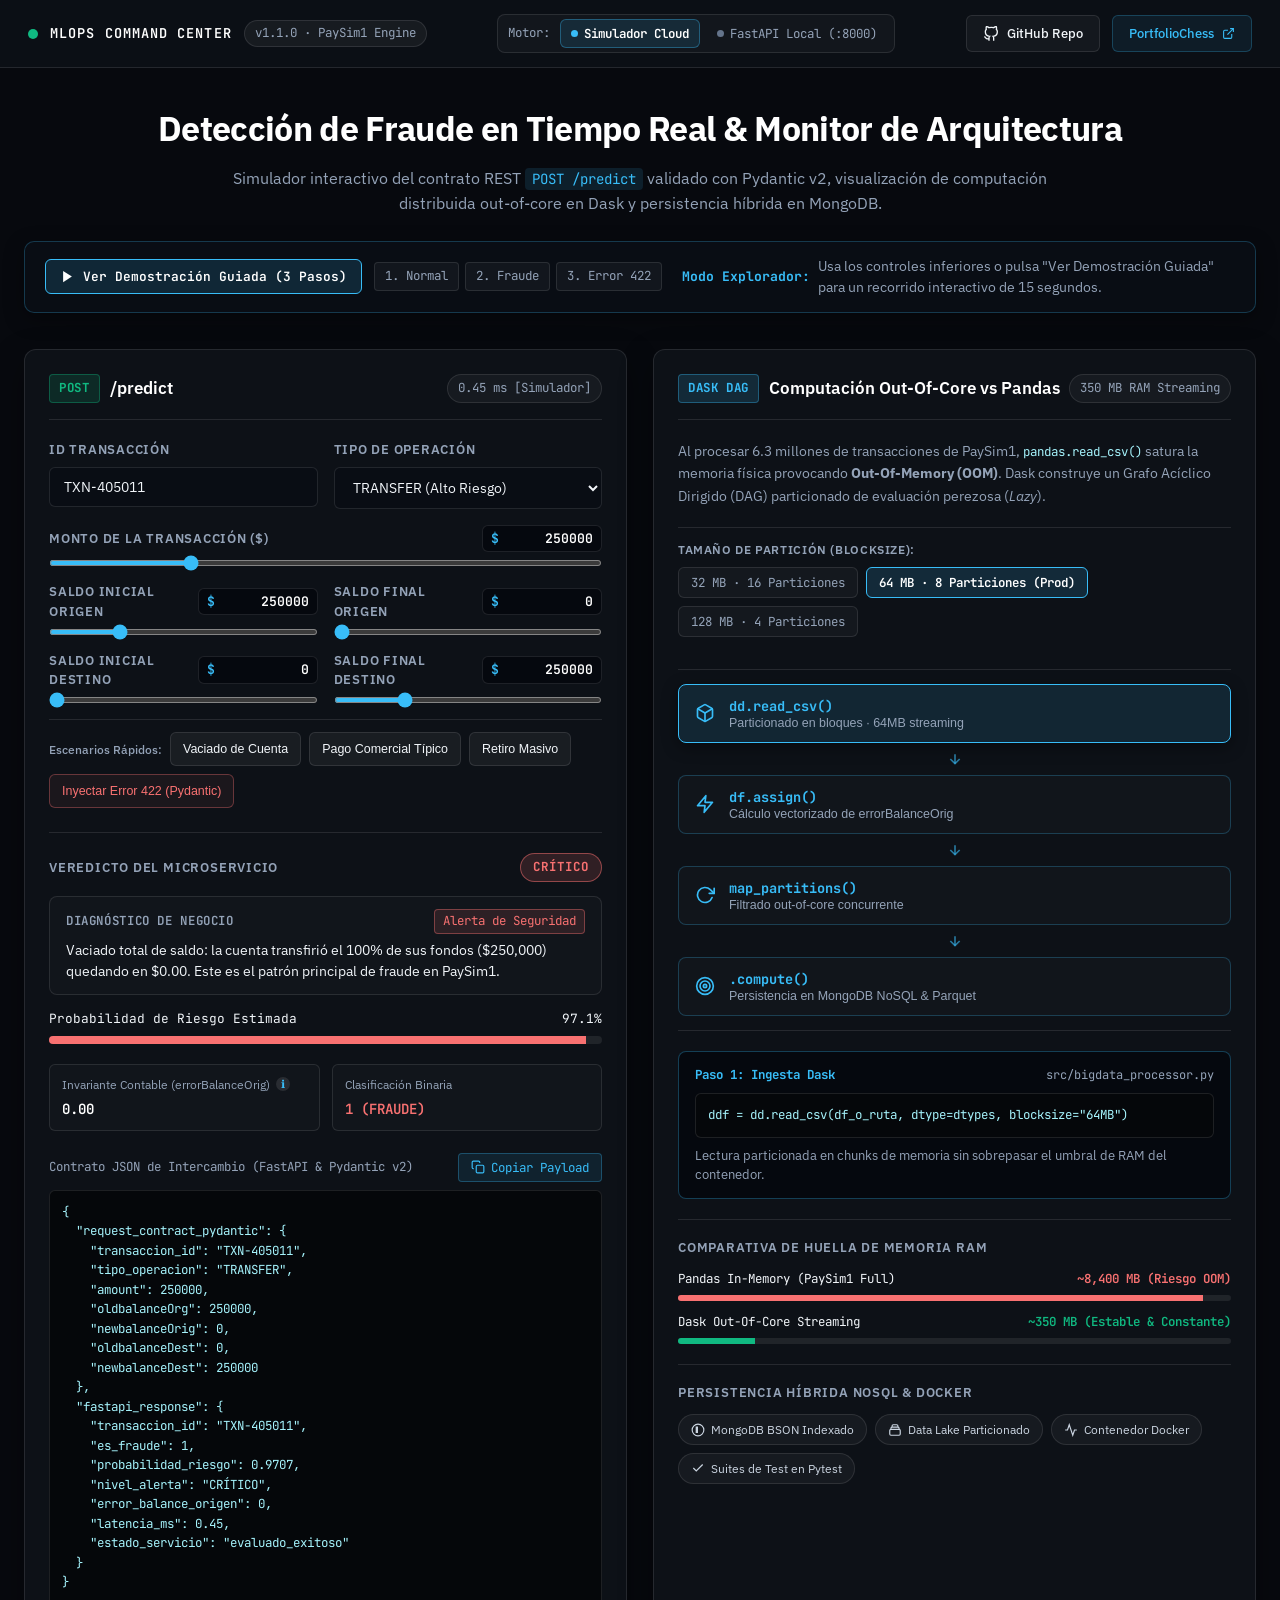
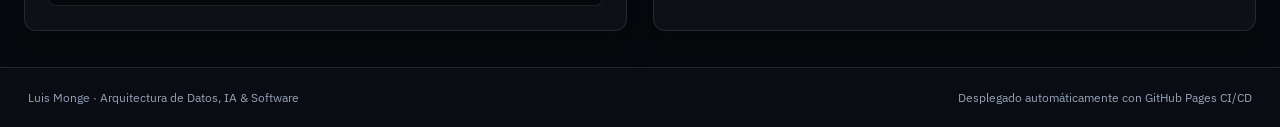
<file: docs/index.html>
<!DOCTYPE html>
<html lang="es">
<head>
  <meta charset="UTF-8">
  <meta name="viewport" content="width=device-width, initial-scale=1.0">
  <title>MLOps Fraud Scoring &amp; Dask Big Data Hub | Luis Monge</title>
  <link rel="preconnect" href="https://fonts.googleapis.com">
  <link rel="preconnect" href="https://fonts.gstatic.com" crossorigin>
  <link href="https://fonts.googleapis.com/css2?family=IBM+Plex+Sans:wght@400;500;600;700&family=JetBrains+Mono:wght@400;500;600;700&display=swap" rel="stylesheet">
  <link rel="stylesheet" href="styles.css">
</head>
<body>
  <!-- Barra de Estado Superior -->
  <header class="top-nav">
    <div class="brand">
      <span class="status-indicator live" role="status" aria-label="Microservicio Operativo: Simulación Activa"></span>
      <span class="brand-title">MLOPS COMMAND CENTER</span>
      <span class="version-tag">v1.1.0 · PaySim1 Engine</span>
    </div>

    <!-- Selector de Motor: Simulador Cloud vs FastAPI Local -->
    <div class="backend-mode-toggle" role="group" aria-label="Modo de ejecución del backend">
      <span class="mode-label">Motor:</span>
      <button type="button" class="mode-btn mode-active" id="btn-mode-browser" data-mode="browser">
        <span class="mode-dot dot-browser"></span>
        Simulador Cloud
      </button>
      <button type="button" class="mode-btn" id="btn-mode-api" data-mode="api" title="Conecta con el microservicio uvicorn en localhost:8000">
        <span class="mode-dot dot-api" id="api-status-dot"></span>
        FastAPI Local (:8000)
      </button>
    </div>

    <div class="nav-links">
      <a href="https://github.com/LuisMonGP/procesamiento-bigdata-mlops-microservicio" target="_blank" class="nav-btn" rel="noopener noreferrer">
        <svg width="16" height="16" viewBox="0 0 24 24" fill="none" stroke="currentColor" stroke-width="2" aria-hidden="true"><path d="M9 19c-5 1.5-5-2.5-7-3m14 6v-3.87a3.37 3.37 0 0 0-.94-2.61c3.14-.35 6.44-1.54 6.44-7A5.44 5.44 0 0 0 20 4.77 5.07 5.07 0 0 0 19.91 1S18.73.65 16 2.48a13.38 13.38 0 0 0-7 0C6.27.65 5.09 1 5.09 1A5.07 5.07 0 0 0 5 4.77a5.44 5.44 0 0 0-1.5 3.78c0 5.42 3.3 6.61 6.44 7A3.37 3.37 0 0 0 9 18.13V22"/></svg>
        GitHub Repo
      </a>
      <a href="https://portfoliochess.pages.dev" target="_blank" class="nav-btn portfolio-btn" rel="noopener noreferrer">
        PortfolioChess
        <svg width="13" height="13" viewBox="0 0 24 24" fill="none" stroke="currentColor" stroke-width="2" aria-hidden="true"><path d="M18 13v6a2 2 0 0 1-2 2H5a2 2 0 0 1-2-2V8a2 2 0 0 1 2-2h6"/><polyline points="15 3 21 3 21 9"/><line x1="10" y1="14" x2="21" y2="3"/></svg>
      </a>
    </div>
  </header>

  <main class="dashboard-container">
    <!-- Hero Header -->
    <section class="dashboard-hero">
      <h1 class="hero-title">Detección de Fraude en Tiempo Real &amp; Monitor de Arquitectura</h1>
      <p class="subtitle">
        Simulador interactivo del contrato REST <code>POST /predict</code> validado con Pydantic v2, visualización de computación distribuida out-of-core en Dask y persistencia híbrida en MongoDB.
      </p>

      <!-- Barra de Demostración Guiada (Tour Automático en 3 Pasos) -->
      <div class="guided-tour-bar" id="guided-tour-bar" role="region" aria-label="Tour de simulación guiada">
        <div class="tour-controls">
          <button type="button" class="tour-trigger-btn" id="btn-start-tour">
            <svg width="15" height="15" viewBox="0 0 24 24" fill="currentColor" aria-hidden="true"><polygon points="5 3 19 12 5 21 5 3"/></svg>
            <span id="tour-btn-text">Ver Demostración Guiada (3 Pasos)</span>
          </button>
          <div class="tour-stepper" id="tour-stepper">
            <span class="tour-step-dot" data-step="1">1. Normal</span>
            <span class="tour-step-dot" data-step="2">2. Fraude</span>
            <span class="tour-step-dot" data-step="3">3. Error 422</span>
          </div>
        </div>
        <div class="tour-message" id="tour-message">
          <strong id="tour-step-title">Modo Explorador:</strong>
          <span id="tour-step-desc">Usa los controles inferiores o pulsa "Ver Demostración Guiada" para un recorrido interactivo de 15 segundos.</span>
        </div>
      </div>
    </section>

    <!-- Panel Grid Principal -->
    <div class="panels-grid">
      <!-- Columna Izquierda: Simulador POST /predict -->
      <section class="card simulator-card">
        <div class="card-header">
          <h2 class="card-title">
            <span class="badge method-post">POST</span>
            <span class="endpoint">/predict</span>
          </h2>
          <span class="latency-pill" id="live-latency">0.42 ms</span>
        </div>

        <form id="fraud-form" class="form-body">
          <div class="form-row">
            <div class="form-group">
              <label for="transaccion_id">ID Transacción</label>
              <input type="text" id="transaccion_id" value="TXN-405011" required>
            </div>
            <div class="form-group">
              <label for="tipo_operacion">Tipo de Operación</label>
              <select id="tipo_operacion">
                <option value="TRANSFER" selected>TRANSFER (Alto Riesgo)</option>
                <option value="CASH-OUT">CASH-OUT (Alto Riesgo)</option>
                <option value="PAYMENT">PAYMENT (Comercio)</option>
                <option value="CASH-IN">CASH-IN (Depósito)</option>
                <option value="DEBIT">DEBIT (Débito)</option>
              </select>
            </div>
          </div>

          <div class="form-group">
            <div class="label-with-val">
              <label for="amount">Monto de la Transacción ($)</label>
              <div class="val-input-wrapper">
                <span class="curr-sign" aria-hidden="true">$</span>
                <input type="number" id="num-amount" class="num-direct-input" min="0" max="1000000" step="1" value="250000" aria-label="Monto numérico exacto">
              </div>
            </div>
            <input type="range" id="amount" min="100" max="1000000" step="500" value="250000" aria-label="Monto de la transacción slider">
          </div>

          <div class="form-row">
            <div class="form-group">
              <div class="label-with-val">
                <label for="oldbalanceOrg">Saldo Inicial Origen</label>
                <div class="val-input-wrapper">
                  <span class="curr-sign" aria-hidden="true">$</span>
                  <input type="number" id="num-oldbalanceOrg" class="num-direct-input" min="0" max="1000000" step="1" value="250000" aria-label="Saldo inicial origen numérico exacto">
                </div>
              </div>
              <input type="range" id="oldbalanceOrg" min="0" max="1000000" step="500" value="250000" aria-label="Saldo inicial origen slider">
            </div>
            <div class="form-group">
              <div class="label-with-val">
                <label for="newbalanceOrig">Saldo Final Origen</label>
                <div class="val-input-wrapper">
                  <span class="curr-sign" aria-hidden="true">$</span>
                  <input type="number" id="num-newbalanceOrig" class="num-direct-input" min="0" max="1000000" step="1" value="0" aria-label="Saldo final origen numérico exacto">
                </div>
              </div>
              <input type="range" id="newbalanceOrig" min="0" max="1000000" step="500" value="0" aria-label="Saldo final origen slider">
            </div>
          </div>

          <div class="form-row">
            <div class="form-group">
              <div class="label-with-val">
                <label for="oldbalanceDest">Saldo Inicial Destino</label>
                <div class="val-input-wrapper">
                  <span class="curr-sign" aria-hidden="true">$</span>
                  <input type="number" id="num-oldbalanceDest" class="num-direct-input" min="0" max="1000000" step="1" value="0" aria-label="Saldo inicial destino numérico exacto">
                </div>
              </div>
              <input type="range" id="oldbalanceDest" min="0" max="1000000" step="500" value="0" aria-label="Saldo inicial destino slider">
            </div>
            <div class="form-group">
              <div class="label-with-val">
                <label for="newbalanceDest">Saldo Final Destino</label>
                <div class="val-input-wrapper">
                  <span class="curr-sign" aria-hidden="true">$</span>
                  <input type="number" id="num-newbalanceDest" class="num-direct-input" min="0" max="1000000" step="1" value="250000" aria-label="Saldo final destino numérico exacto">
                </div>
              </div>
              <input type="range" id="newbalanceDest" min="0" max="1000000" step="500" value="250000" aria-label="Saldo final destino slider">
            </div>
          </div>

          <!-- Presets rápidos -->
          <div class="presets-container" role="group" aria-label="Escenarios rápidos de prueba">
            <span class="presets-label">Escenarios Rápidos:</span>
            <button type="button" class="preset-btn" id="preset-drain">Vaciado de Cuenta</button>
            <button type="button" class="preset-btn" id="preset-legit">Pago Comercial Típico</button>
            <button type="button" class="preset-btn" id="preset-cashout">Retiro Masivo</button>
            <button type="button" class="preset-btn preset-danger" id="preset-error-422">Inyectar Error 422 (Pydantic)</button>
          </div>
        </form>

        <!-- Resultado en Vivo -->
        <div class="verdict-box" id="verdict-container">
          <div class="verdict-header">
            <span class="verdict-title">Veredicto del Microservicio</span>
            <span class="badge-status" id="badge-alert">CRÍTICO</span>
          </div>

          <!-- Diagnóstico en Lenguaje Humano (Traductor de Negocio) -->
          <div class="business-diagnosis" id="business-diagnosis">
            <div class="diagnosis-header">
              <span class="diagnosis-label">Diagnóstico de Negocio</span>
              <span class="diagnosis-tag" id="diagnosis-tag">Alerta de Seguridad</span>
            </div>
            <p class="diagnosis-text" id="diagnosis-text">
              Vaciado total de saldo origen en una operación TRANSFER. Patrón característico de fraude por sustracción no autorizada.
            </p>
          </div>

          <div class="score-bar-wrapper">
            <div class="score-bar-labels">
              <span>Probabilidad de Riesgo Estimada</span>
              <span id="score-text">89.4%</span>
            </div>
            <div class="score-progress">
              <div class="score-fill" id="score-fill" style="width: 89.4%;"></div>
            </div>
          </div>

          <div class="metrics-grid">
            <div class="metric-item">
              <span class="metric-name">
                Invariante Contable (errorBalanceOrig)
                <span class="tooltip-trigger" title="Fórmula: newbalanceOrig + amount - oldbalanceOrg. Un saldo en 0 tras transferencia sin coincidencia de balance evidencia vaciado patrimonial en PaySim1." aria-label="Detalle de invariante contable">ℹ</span>
              </span>
              <span class="metric-val" id="res-error">0.00</span>
            </div>
            <div class="metric-item">
              <span class="metric-name">Clasificación Binaria</span>
              <span class="metric-val" id="res-binary">1 (FRAUDE)</span>
            </div>
          </div>

          <!-- JSON Payload Inspector -->
          <div class="json-preview">
            <div class="json-header">
              <span>Contrato JSON de Intercambio (FastAPI &amp; Pydantic v2)</span>
              <button type="button" class="copy-payload-btn" id="btn-copy-payload" aria-label="Copiar JSON al portapapeles">
                <svg width="14" height="14" viewBox="0 0 24 24" fill="none" stroke="currentColor" stroke-width="2" aria-hidden="true"><rect x="9" y="9" width="13" height="13" rx="2" ry="2"/><path d="M5 15H4a2 2 0 0 1-2-2V4a2 2 0 0 1 2-2h9a2 2 0 0 1 2 2v1"/></svg>
                <span id="copy-btn-text">Copiar Payload</span>
              </button>
            </div>
            <pre><code id="json-code" class="json-code"></code></pre>
          </div>
        </div>
      </section>

      <!-- Columna Derecha: DAG Dask & Arquitectura Big Data -->
      <section class="card dask-card">
        <div class="card-header">
          <h2 class="card-title">
            <span class="badge badge-dask">DASK DAG</span>
            <span>Computación Out-Of-Core vs Pandas</span>
          </h2>
          <span class="memory-pill" id="memory-pill-status">350 MB RAM Streaming</span>
        </div>

        <div class="dask-body">
          <p class="section-desc">
            Al procesar 6.3 millones de transacciones de PaySim1, <code>pandas.read_csv()</code> satura la memoria física provocando <strong>Out-Of-Memory (OOM)</strong>. Dask construye un Grafo Acíclico Dirigido (DAG) particionado de evaluación perezosa (<em>Lazy</em>).
          </p>

          <!-- Selector de Tamaño de Bloque -->
          <div class="blocksize-bar" role="group" aria-label="Configuración de particionado Dask">
            <span class="blocksize-title">Tamaño de Partición (Blocksize):</span>
            <div class="blocksize-options">
              <button type="button" class="bs-btn" data-bs="32">32 MB · 16 Particiones</button>
              <button type="button" class="bs-btn bs-active" data-bs="64">64 MB · 8 Particiones (Prod)</button>
              <button type="button" class="bs-btn" data-bs="128">128 MB · 4 Particiones</button>
            </div>
          </div>

          <!-- Diagrama Interactivo de Nodos Dask -->
          <div class="dag-pipeline" role="region" aria-label="Pipeline interactivo de tareas Dask">
            <button type="button" class="dag-node node-interactive is-selected" data-step="read_csv">
              <svg class="node-svg" width="20" height="20" viewBox="0 0 24 24" fill="none" stroke="currentColor" stroke-width="2" stroke-linecap="round" stroke-linejoin="round" aria-hidden="true">
                <path d="M21 16V8a2 2 0 0 0-1-1.73l-7-4a2 2 0 0 0-2 0l-7 4A2 2 0 0 0 3 8v8a2 2 0 0 0 1 1.73l7 4a2 2 0 0 0 2 0l7-4A2 2 0 0 0 21 16z"/>
                <polyline points="3.27 6.96 12 12.01 20.73 6.96"/>
                <line x1="12" y1="22.08" x2="12" y2="12"/>
              </svg>
              <div class="node-info">
                <strong>dd.read_csv()</strong>
                <span id="node-read-desc">Particionado en bloques · 64MB streaming</span>
              </div>
            </button>

            <div class="dag-arrow" aria-hidden="true">
              <svg width="16" height="16" viewBox="0 0 24 24" fill="none" stroke="currentColor" stroke-width="2.5"><line x1="12" y1="5" x2="12" y2="19"/><polyline points="19 12 12 19 5 12"/></svg>
            </div>

            <button type="button" class="dag-node node-interactive" data-step="assign">
              <svg class="node-svg" width="20" height="20" viewBox="0 0 24 24" fill="none" stroke="currentColor" stroke-width="2" stroke-linecap="round" stroke-linejoin="round" aria-hidden="true">
                <polygon points="13 2 3 14 12 14 11 22 21 10 12 10 13 2"/>
              </svg>
              <div class="node-info">
                <strong>df.assign()</strong>
                <span>Cálculo vectorizado de errorBalanceOrig</span>
              </div>
            </button>

            <div class="dag-arrow" aria-hidden="true">
              <svg width="16" height="16" viewBox="0 0 24 24" fill="none" stroke="currentColor" stroke-width="2.5"><line x1="12" y1="5" x2="12" y2="19"/><polyline points="19 12 12 19 5 12"/></svg>
            </div>

            <button type="button" class="dag-node node-interactive" data-step="map_partitions">
              <svg class="node-svg" width="20" height="20" viewBox="0 0 24 24" fill="none" stroke="currentColor" stroke-width="2" stroke-linecap="round" stroke-linejoin="round" aria-hidden="true">
                <polyline points="23 4 23 10 17 10"/>
                <path d="M20.49 15a9 9 0 1 1-2.12-9.36L23 10"/>
              </svg>
              <div class="node-info">
                <strong>map_partitions()</strong>
                <span>Filtrado out-of-core concurrente</span>
              </div>
            </button>

            <div class="dag-arrow" aria-hidden="true">
              <svg width="16" height="16" viewBox="0 0 24 24" fill="none" stroke="currentColor" stroke-width="2.5"><line x1="12" y1="5" x2="12" y2="19"/><polyline points="19 12 12 19 5 12"/></svg>
            </div>

            <button type="button" class="dag-node node-interactive node-terminal" data-step="compute">
              <svg class="node-svg" width="20" height="20" viewBox="0 0 24 24" fill="none" stroke="currentColor" stroke-width="2" stroke-linecap="round" stroke-linejoin="round" aria-hidden="true">
                <circle cx="12" cy="12" r="10"/>
                <circle cx="12" cy="12" r="6"/>
                <circle cx="12" cy="12" r="2"/>
              </svg>
              <div class="node-info">
                <strong>.compute()</strong>
                <span>Persistencia en MongoDB NoSQL &amp; Parquet</span>
              </div>
            </button>
          </div>

          <!-- Inspector de Código de Nodo Dask -->
          <div class="dag-code-inspector" id="dag-code-inspector" role="region" aria-label="Visor de código Dask">
            <div class="inspector-header">
              <span class="inspector-badge" id="inspector-badge">Paso 1: Ingesta Dask</span>
              <span class="inspector-filename">src/bigdata_processor.py</span>
            </div>
            <pre><code id="inspector-code">ddf = dd.read_csv(df_o_ruta, dtype=dtypes, blocksize="64MB")</code></pre>
            <p class="inspector-doc" id="inspector-doc">
              Lectura particionada en chunks de memoria sin sobrepasar el umbral de RAM del contenedor.
            </p>
          </div>

          <!-- Comparador de RAM -->
          <div class="benchmark-box">
            <h3 class="section-heading">Comparativa de Huella de Memoria RAM</h3>
            <div class="bench-item">
              <div class="bench-label">
                <span>Pandas In-Memory (PaySim1 Full)</span>
                <span class="danger-text">~8,400 MB (Riesgo OOM)</span>
              </div>
              <div class="bench-bar"><div class="bench-fill fill-danger" style="width: 95%;"></div></div>
            </div>
            <div class="bench-item">
              <div class="bench-label">
                <span>Dask Out-Of-Core Streaming</span>
                <span class="success-text" id="bench-dask-label">~350 MB (Estable &amp; Constante)</span>
              </div>
              <div class="bench-bar"><div class="bench-fill fill-success" style="width: 14%;"></div></div>
            </div>
          </div>

          <!-- Persistencia Híbrida -->
          <div class="persistence-box">
            <h3 class="section-heading">Persistencia Híbrida NoSQL &amp; Docker</h3>
            <div class="features-pills">
              <span class="f-pill">
                <svg width="14" height="14" viewBox="0 0 24 24" fill="none" stroke="currentColor" stroke-width="2" aria-hidden="true"><path d="M12 2C6.48 2 2 6.48 2 12s4.48 10 10 10 10-4.48 10-10S17.52 2 12 2zm-1 14H9v-2h2v2zm0-4H9V7h2v5z"/></svg>
                MongoDB BSON Indexado
              </span>
              <span class="f-pill">
                <svg width="14" height="14" viewBox="0 0 24 24" fill="none" stroke="currentColor" stroke-width="2" aria-hidden="true"><path d="M19 11H5m14 0a2 2 0 012 2v6a2 2 0 01-2 2H5a2 2 0 01-2-2v-6a2 2 0 012-2m14 0V9a2 2 0 00-2-2M5 11V9a2 2 0 012-2m0 0V5a2 2 0 012-2h6a2 2 0 012 2v2M7 7h10"/></svg>
                Data Lake Particionado
              </span>
              <span class="f-pill">
                <svg width="14" height="14" viewBox="0 0 24 24" fill="none" stroke="currentColor" stroke-width="2" aria-hidden="true"><path d="M22 12h-4l-3 9L9 3l-3 9H2"/></svg>
                Contenedor Docker
              </span>
              <span class="f-pill">
                <svg width="14" height="14" viewBox="0 0 24 24" fill="none" stroke="currentColor" stroke-width="2" aria-hidden="true"><polyline points="20 6 9 17 4 12"/></svg>
                Suites de Test en Pytest
              </span>
            </div>
          </div>
        </div>
      </section>
    </div>
  </main>

  <footer class="footer">
    <span>Luis Monge · Arquitectura de Datos, IA &amp; Software</span>
    <span>Desplegado automáticamente con GitHub Pages CI/CD</span>
  </footer>

  <script src="app.js"></script>
</body>
</html>
</file>
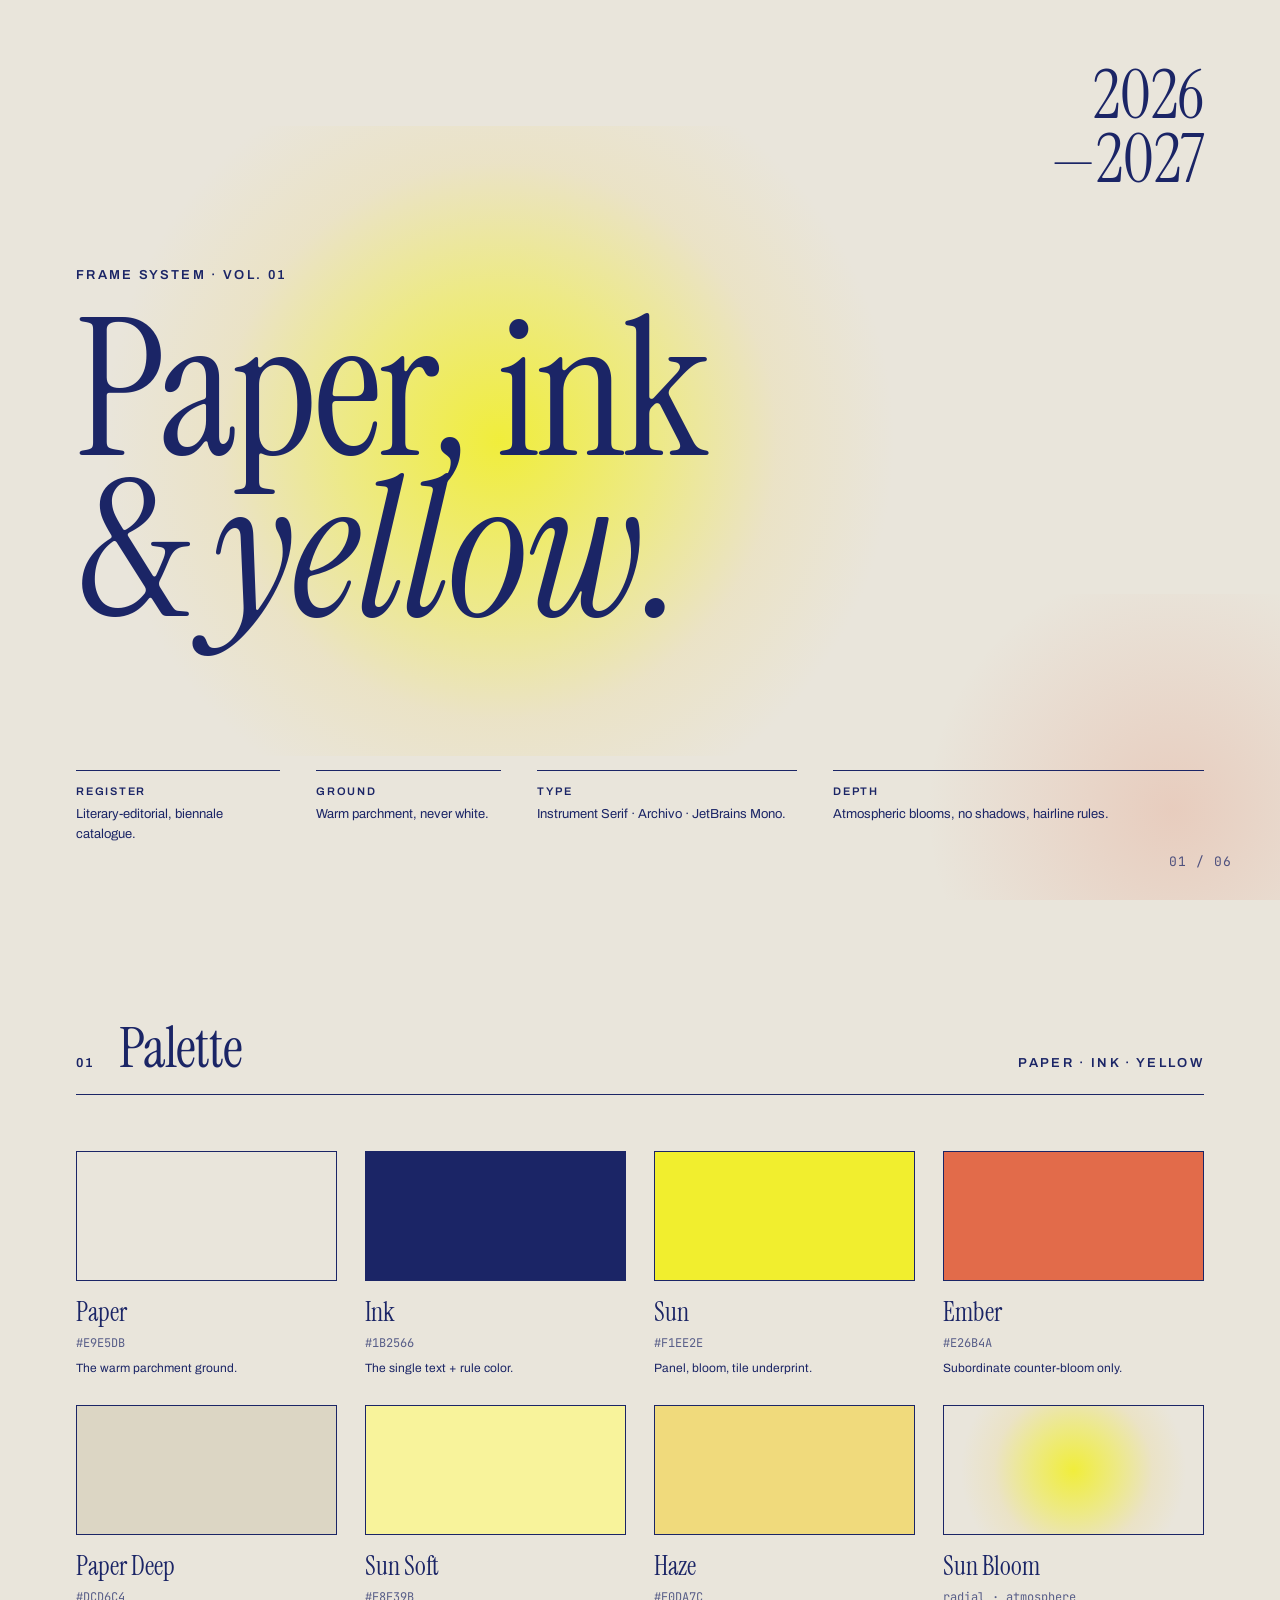
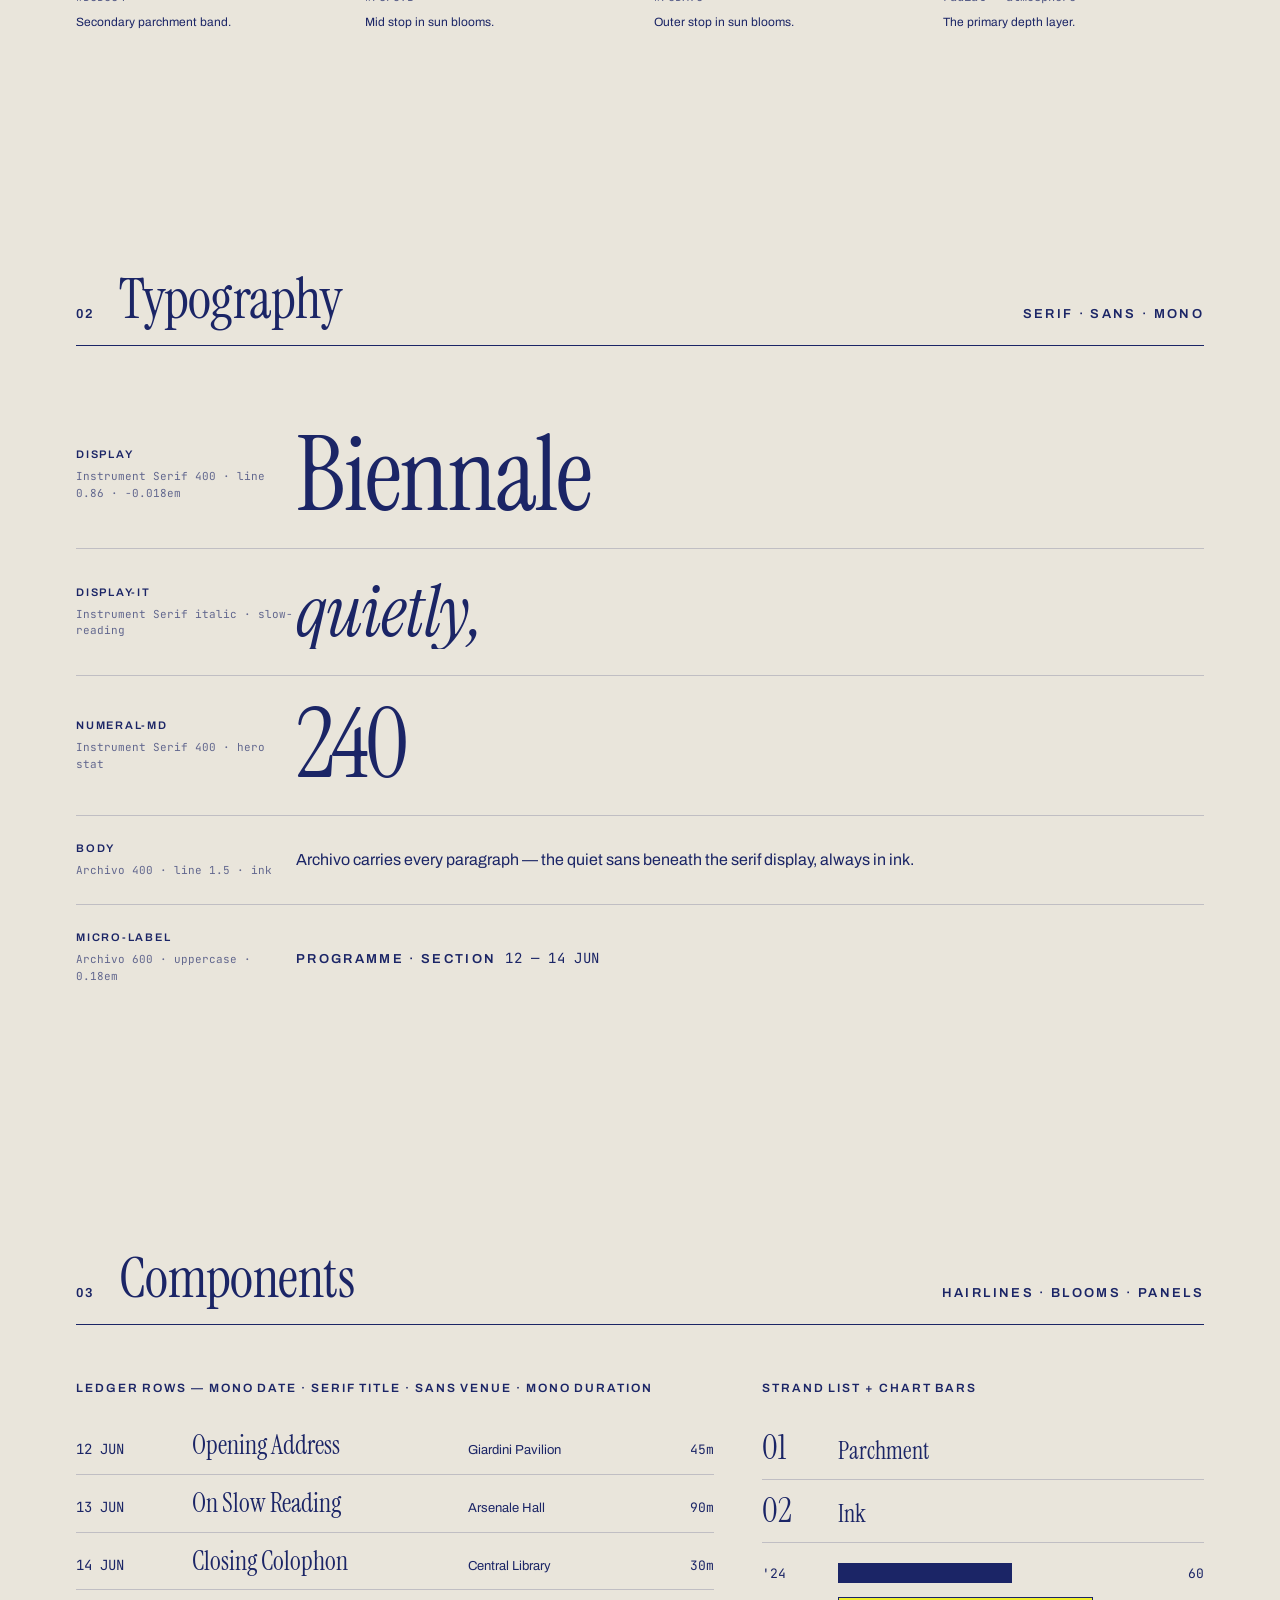
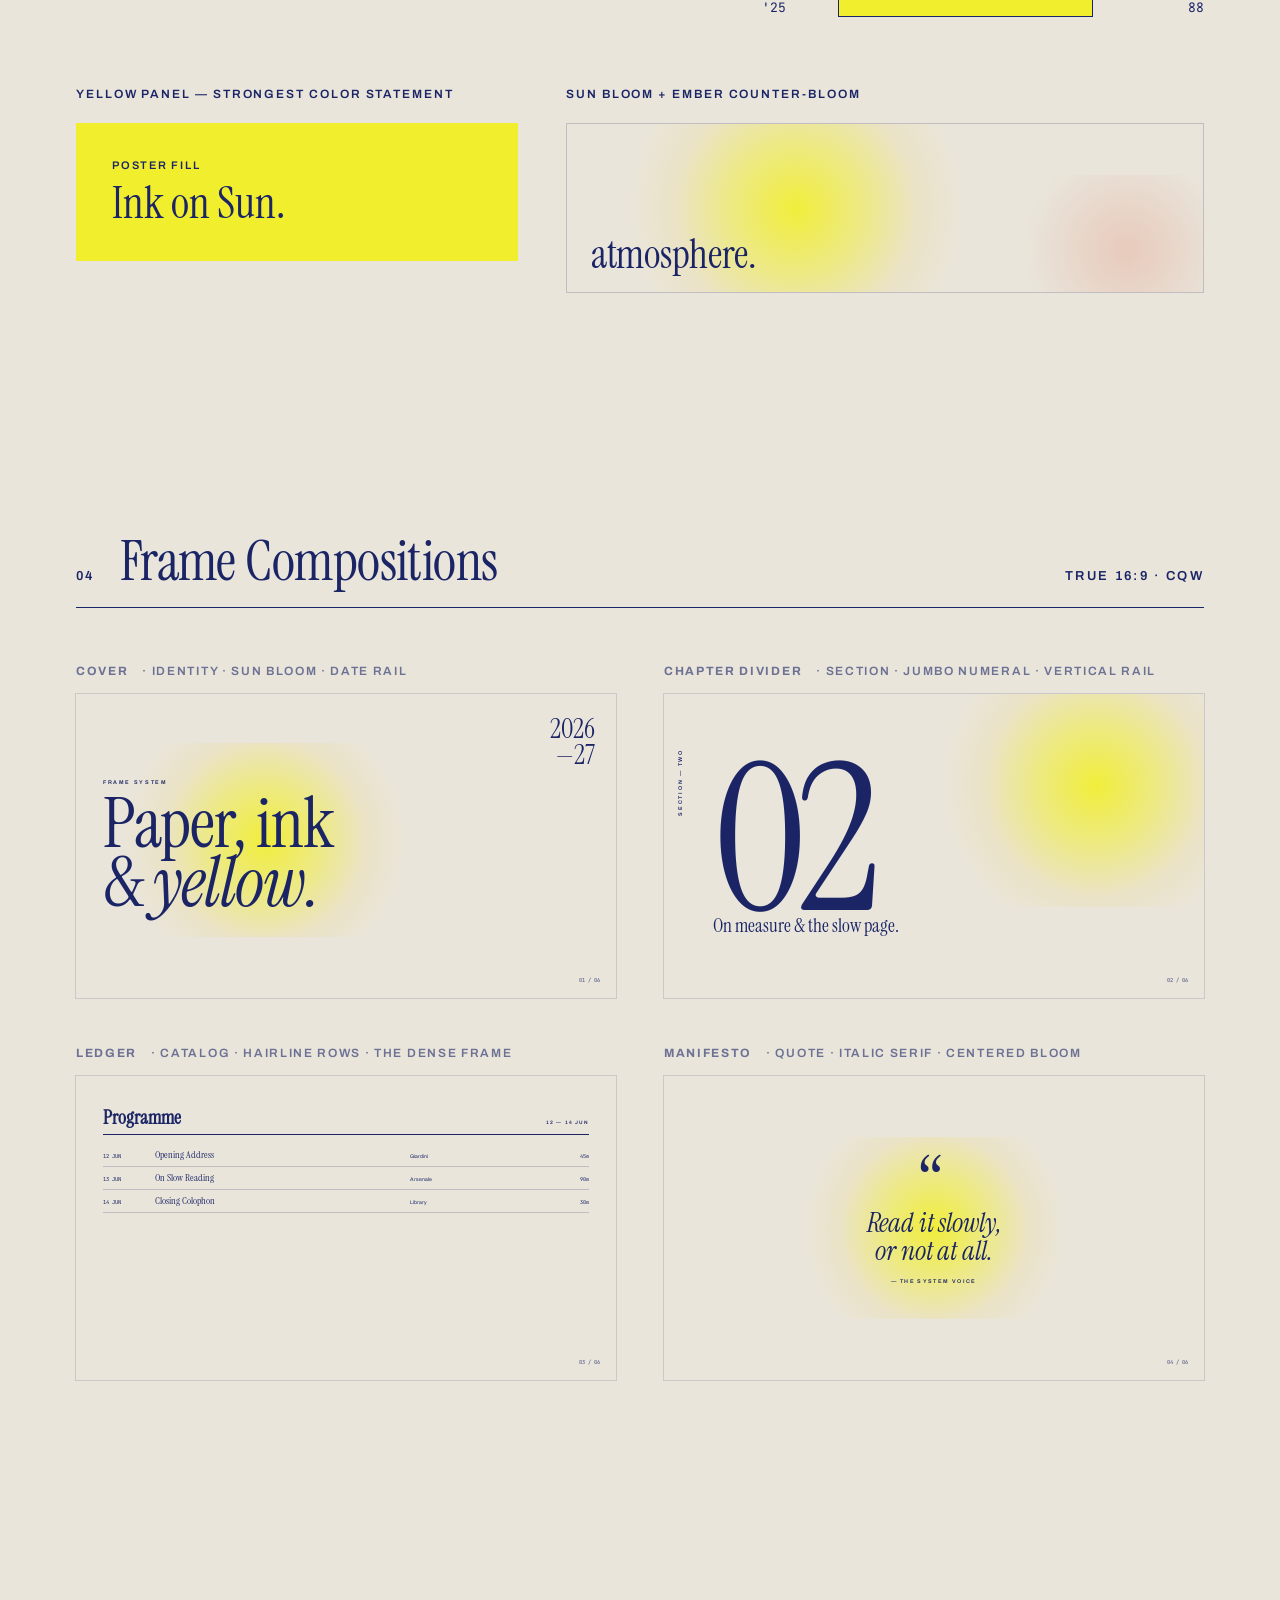
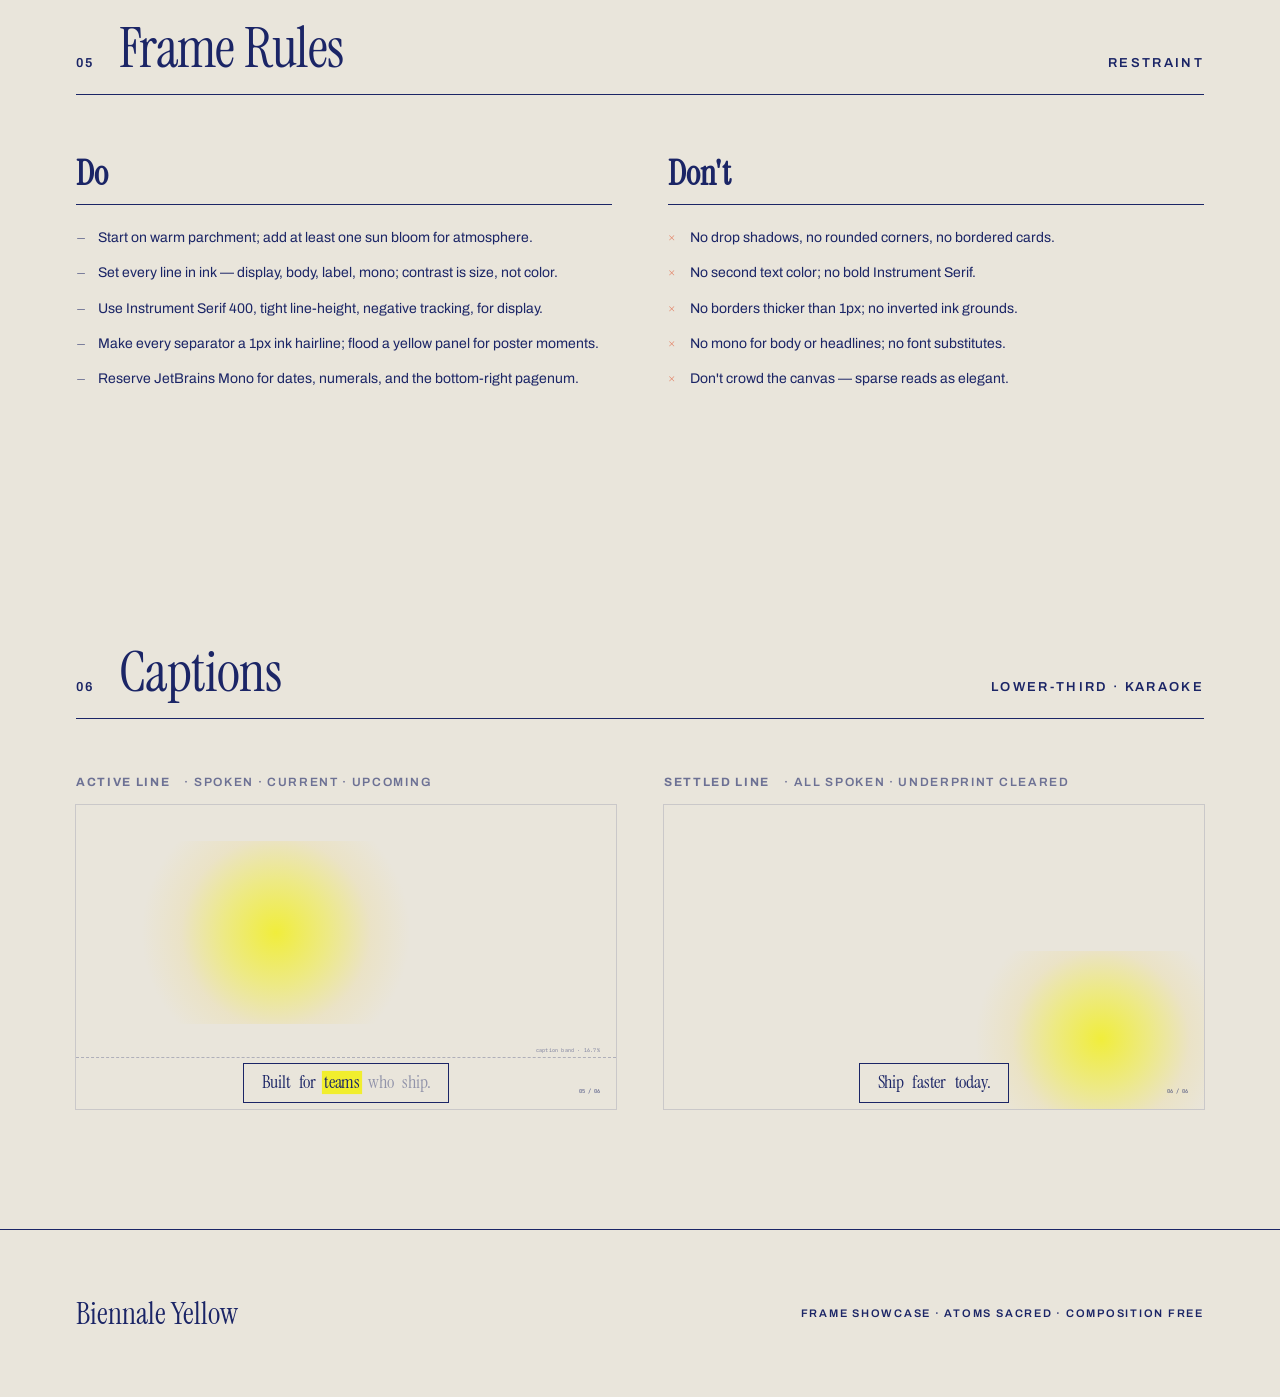
<file: .agents/skills/hyperframes/assets/frame-presets/biennale-yellow/frame-showcase.html>
<!doctype html>
<html lang="en">
  <head>
    <meta charset="utf-8" />
    <meta name="viewport" content="width=device-width,initial-scale=1" />
    <title>Biennale Yellow</title>
    <link rel="preconnect" href="https://fonts.googleapis.com" />
    <link rel="preconnect" href="https://fonts.gstatic.com" crossorigin />
    <link
      href="https://fonts.googleapis.com/css2?family=Instrument+Serif:ital@0;1&family=Archivo:wght@400;600&family=JetBrains+Mono:wght@400&display=swap"
      rel="stylesheet"
    />
    <style id="ds-tokens">
      :root {
        --paper: #e9e5db;
        --paper-deep: #dcd6c4;
        --sun: #f1ee2e;
        --sun-soft: #f8f39b;
        --haze: #f0da7c;
        --ink: #1b2566;
        --ember: #e26b4a;
        --serif: "Instrument Serif", Georgia, serif;
        --sans: "Archivo", sans-serif;
        --mono: "JetBrains Mono", ui-monospace, monospace;
        --bloom: radial-gradient(
          circle at 50% 50%,
          rgba(241, 238, 46, 0.92) 0%,
          rgba(241, 238, 46, 0.5) 30%,
          rgba(240, 218, 124, 0.22) 55%,
          rgba(233, 229, 219, 0) 78%
        );
      }
      * {
        margin: 0;
        padding: 0;
        box-sizing: border-box;
      }
      html {
        background: #0c0d1a;
      }
      body {
        background: var(--paper);
        color: var(--ink);
        font-family: var(--sans);
        -webkit-font-smoothing: antialiased;
      }
      .serif {
        font-family: var(--serif);
        font-weight: 400;
        letter-spacing: -0.018em;
        line-height: 0.9;
      }
      .micro {
        font-family: var(--sans);
        font-weight: 600;
        text-transform: uppercase;
        letter-spacing: 0.18em;
        font-size: 13px;
      }

      section {
        padding: 120px 76px;
        position: relative;
        overflow: hidden;
      }
      .sec-head {
        display: flex;
        align-items: baseline;
        gap: 24px;
        border-bottom: 1px solid var(--ink);
        padding-bottom: 18px;
        margin-bottom: 56px;
        position: relative;
        z-index: 2;
      }
      .sec-head .micro {
        color: var(--ink);
      }
      .sec-head h2 {
        font-family: var(--serif);
        font-weight: 400;
        font-size: 56px;
        line-height: 1;
        letter-spacing: -0.01em;
      }
      .sec-head .sp {
        flex: 1;
      }

      /* COVER */
      .cover {
        min-height: 100vh;
        padding: 0;
        display: flex;
        flex-direction: column;
        justify-content: center;
        position: relative;
        overflow: hidden;
      }
      .cover .bloom {
        position: absolute;
        width: 62%;
        height: 70%;
        left: 8%;
        top: 14%;
        background: var(--bloom);
        z-index: 0;
        pointer-events: none;
      }
      .cover .ember {
        position: absolute;
        width: 36%;
        height: 40%;
        right: -6%;
        bottom: -6%;
        background: radial-gradient(
          circle at 60% 60%,
          rgba(226, 107, 74, 0.2) 0%,
          rgba(226, 107, 74, 0) 70%
        );
        z-index: 0;
        pointer-events: none;
      }
      .cover .daterail {
        position: absolute;
        top: 64px;
        right: 76px;
        font-family: var(--serif);
        font-weight: 400;
        font-size: clamp(48px, 5.2vw, 84px);
        line-height: 0.96;
        text-align: right;
        letter-spacing: -0.005em;
        z-index: 2;
      }
      .cover .inner {
        padding: 0 76px;
        position: relative;
        z-index: 2;
      }
      .cover .micro {
        margin-bottom: 28px;
      }
      .cover h1 {
        font-family: var(--serif);
        font-weight: 400;
        font-size: clamp(110px, 15vw, 230px);
        line-height: 0.84;
        letter-spacing: -0.018em;
      }
      .cover h1 em {
        font-style: italic;
        letter-spacing: -0.005em;
      }
      .cover .footer {
        position: absolute;
        bottom: 0;
        left: 0;
        right: 0;
        display: grid;
        grid-template-columns: 1.1fr 1fr 1.4fr 2fr;
        gap: 36px;
        padding: 0 76px 56px;
        z-index: 2;
      }
      .cover .fcell {
        border-top: 1px solid var(--ink);
        padding-top: 14px;
      }
      .cover .fcell .t {
        font-family: var(--sans);
        font-weight: 600;
        text-transform: uppercase;
        letter-spacing: 0.16em;
        font-size: 11px;
        margin-bottom: 8px;
      }
      .cover .fcell .b {
        font-family: var(--sans);
        font-weight: 400;
        font-size: 13px;
        line-height: 1.5;
        color: var(--ink);
      }
      .cover .pagenum {
        position: absolute;
        bottom: 30px;
        right: 48px;
        font-family: var(--mono);
        font-size: 13px;
        letter-spacing: 0.08em;
        opacity: 0.75;
        z-index: 2;
      }

      /* PALETTE */
      .swatches {
        display: grid;
        grid-template-columns: repeat(4, 1fr);
        gap: 28px;
        position: relative;
        z-index: 2;
      }
      .sw .chip {
        height: 130px;
        border: 1px solid var(--ink);
      }
      .sw .name {
        font-family: var(--serif);
        font-size: 26px;
        margin-top: 14px;
      }
      .sw .hex {
        font-family: var(--mono);
        font-size: 12px;
        color: var(--ink);
        opacity: 0.7;
        margin-top: 6px;
      }
      .sw .role {
        font-family: var(--sans);
        font-size: 12px;
        line-height: 1.5;
        color: var(--ink);
        margin-top: 8px;
      }

      /* TYPE */
      .type-row {
        display: grid;
        grid-template-columns: 220px 1fr;
        align-items: center;
        padding: 26px 0;
        border-bottom: 1px solid rgba(27, 37, 102, 0.2);
      }
      .type-row .tok {
        font-family: var(--sans);
        font-weight: 600;
        text-transform: uppercase;
        letter-spacing: 0.16em;
        font-size: 11px;
      }
      .type-row .m {
        font-family: var(--mono);
        font-size: 11px;
        color: var(--ink);
        opacity: 0.65;
        margin-top: 8px;
        line-height: 1.5;
      }
      .type-row .spec {
        overflow: hidden;
      }

      /* COMPONENTS */
      .cnote {
        font-family: var(--sans);
        font-weight: 600;
        text-transform: uppercase;
        letter-spacing: 0.16em;
        font-size: 12px;
        margin-bottom: 22px;
      }
      .cgrid {
        display: grid;
        grid-template-columns: repeat(12, 1fr);
        gap: 48px;
        margin-bottom: 56px;
      }
      .s4 {
        grid-column: span 4;
      }
      .s5 {
        grid-column: span 5;
      }
      .s6 {
        grid-column: span 6;
      }
      .s7 {
        grid-column: span 7;
      }
      .s8 {
        grid-column: span 8;
      }
      .ledger .row {
        display: grid;
        grid-template-columns: 92px 1.6fr 0.9fr 80px;
        gap: 24px;
        padding: 14px 0;
        border-bottom: 1px solid rgba(27, 37, 102, 0.2);
        align-items: baseline;
      }
      .ledger .dt {
        font-family: var(--mono);
        font-size: 14px;
      }
      .ledger .ti {
        font-family: var(--serif);
        font-size: 26px;
        line-height: 1.1;
      }
      .ledger .vn {
        font-family: var(--sans);
        font-size: 13px;
        color: var(--ink);
      }
      .ledger .du {
        font-family: var(--mono);
        font-size: 13px;
        text-align: right;
      }
      .strand .row {
        display: grid;
        grid-template-columns: 56px 1fr;
        gap: 20px;
        padding: 14px 0;
        border-bottom: 1px solid rgba(27, 37, 102, 0.2);
        align-items: baseline;
      }
      .strand .nm {
        font-family: var(--serif);
        font-size: 34px;
        line-height: 1;
      }
      .strand .ti {
        font-family: var(--serif);
        font-size: 24px;
        line-height: 1.1;
      }
      .strand .bd {
        font-family: var(--sans);
        font-size: 13px;
        line-height: 1.5;
        color: var(--ink);
        margin-top: 4px;
      }
      .bars .row {
        display: grid;
        grid-template-columns: 60px 1fr 60px;
        gap: 16px;
        align-items: center;
        margin-bottom: 14px;
      }
      .bars .yr {
        font-family: var(--mono);
        font-size: 13px;
      }
      .bars .bar {
        height: 20px;
        background: var(--ink);
      }
      .bars .bar.lit {
        background: var(--sun);
        border: 1px solid var(--ink);
      }
      .bars .vl {
        font-family: var(--mono);
        font-size: 13px;
        text-align: right;
      }
      .ypanel {
        background: var(--sun);
        padding: 36px;
        color: var(--ink);
      }
      .ypanel .l {
        font-family: var(--sans);
        font-weight: 600;
        text-transform: uppercase;
        letter-spacing: 0.16em;
        font-size: 11px;
      }
      .ypanel .h {
        font-family: var(--serif);
        font-size: 44px;
        line-height: 0.95;
        margin-top: 12px;
      }

      /* COMPOSITIONS */
      .gallery {
        display: grid;
        grid-template-columns: 1fr 1fr;
        gap: 48px;
        position: relative;
        z-index: 2;
      }
      .fw .flabel {
        display: flex;
        gap: 14px;
        align-items: baseline;
        margin-bottom: 16px;
        font-family: var(--sans);
        font-weight: 600;
        text-transform: uppercase;
        letter-spacing: 0.14em;
        font-size: 12px;
        color: var(--ink);
        opacity: 0.6;
      }
      .fw .flabel b {
        opacity: 1;
      }
      .frame {
        aspect-ratio: 16/9;
        container-type: size;
        position: relative;
        overflow: hidden;
        background: var(--paper);
        box-shadow: 0 0 0 1px rgba(27, 37, 102, 0.15);
      }
      .frame > .body {
        position: absolute;
        inset: 0;
        z-index: 3;
      }
      .frame .bloom {
        position: absolute;
        background: var(--bloom);
        z-index: 1;
        pointer-events: none;
      }
      .frame .pn {
        position: absolute;
        right: 3cqw;
        bottom: 2.6cqw;
        font-family: var(--mono);
        font-size: 1cqw;
        opacity: 0.75;
        z-index: 4;
      }

      /* f1 cover */
      .yf1 .bloom {
        width: 58%;
        height: 64%;
        left: 6%;
        top: 16%;
      }
      .yf1 .body {
        display: flex;
        flex-direction: column;
        justify-content: center;
        padding: 0 5cqw;
      }
      .yf1 .micro {
        font-family: var(--sans);
        font-weight: 600;
        text-transform: uppercase;
        letter-spacing: 0.3cqw;
        font-size: 1cqw;
        margin-bottom: 1.8cqw;
      }
      .yf1 h3 {
        font-family: var(--serif);
        font-weight: 400;
        font-size: 13cqw;
        line-height: 0.84;
        letter-spacing: -0.018em;
      }
      .yf1 h3 em {
        font-style: italic;
      }
      .yf1 .dr {
        position: absolute;
        top: 4cqw;
        right: 4cqw;
        font-family: var(--serif);
        font-size: 5cqw;
        line-height: 0.96;
        text-align: right;
        letter-spacing: -0.005em;
        z-index: 4;
      }

      /* f2 chapter divider */
      .yf2 .bloom {
        width: 60%;
        height: 80%;
        right: -10%;
        top: -10%;
        left: auto;
      }
      .yf2 .rail {
        position: absolute;
        left: 3cqw;
        top: 50%;
        transform: rotate(-90deg) translateX(50%);
        transform-origin: left center;
        font-family: var(--sans);
        font-weight: 600;
        text-transform: uppercase;
        letter-spacing: 0.32em;
        font-size: 1cqw;
        white-space: nowrap;
        z-index: 4;
      }
      .yf2 .body {
        display: flex;
        flex-direction: column;
        justify-content: center;
        padding: 0 5cqw 0 9cqw;
      }
      .yf2 .num {
        font-family: var(--serif);
        font-weight: 400;
        font-size: 38cqw;
        line-height: 0.84;
        letter-spacing: -0.04em;
        color: var(--ink);
      }
      .yf2 .ti {
        font-family: var(--serif);
        font-size: 3.6cqw;
        line-height: 1.05;
        margin-top: -2cqw;
        max-width: 46cqw;
      }

      /* f3 ledger */
      .yf3 .body {
        padding: 6cqw 5cqw;
        display: flex;
        flex-direction: column;
      }
      .yf3 .top {
        display: flex;
        justify-content: space-between;
        align-items: baseline;
        border-bottom: 1px solid var(--ink);
        padding-bottom: 1.2cqw;
        margin-bottom: 1.6cqw;
      }
      .yf3 .top h4 {
        font-family: var(--serif);
        font-size: 3.6cqw;
        line-height: 1;
      }
      .yf3 .top .micro {
        font-family: var(--sans);
        font-weight: 600;
        text-transform: uppercase;
        letter-spacing: 0.2cqw;
        font-size: 0.9cqw;
      }
      .yf3 .row {
        display: grid;
        grid-template-columns: 8cqw 1.6fr 0.9fr 6cqw;
        gap: 1.6cqw;
        padding: 1cqw 0;
        border-bottom: 1px solid rgba(27, 37, 102, 0.2);
        align-items: baseline;
      }
      .yf3 .dt {
        font-family: var(--mono);
        font-size: 1cqw;
      }
      .yf3 .ti {
        font-family: var(--serif);
        font-size: 1.9cqw;
        line-height: 1.1;
      }
      .yf3 .vn {
        font-family: var(--sans);
        font-size: 0.95cqw;
      }
      .yf3 .du {
        font-family: var(--mono);
        font-size: 0.95cqw;
        text-align: right;
      }

      /* f4 manifesto */
      .yf4 .bloom {
        width: 54%;
        height: 60%;
        left: 50%;
        top: 50%;
        transform: translate(-50%, -50%);
      }
      .yf4 .body {
        display: flex;
        flex-direction: column;
        justify-content: center;
        align-items: center;
        text-align: center;
        padding: 0 9cqw;
      }
      .yf4 .qm {
        font-family: var(--serif);
        font-size: 14cqw;
        line-height: 0.5;
        height: 7cqw;
      }
      .yf4 .q {
        font-family: var(--serif);
        font-style: italic;
        font-size: 5cqw;
        line-height: 1.04;
        letter-spacing: -0.005em;
      }
      .yf4 .at {
        font-family: var(--sans);
        font-weight: 600;
        text-transform: uppercase;
        letter-spacing: 0.25cqw;
        font-size: 1cqw;
        margin-top: 2.4cqw;
      }

      /* PRINCIPLES */
      .dos {
        display: grid;
        grid-template-columns: 1fr 1fr;
        gap: 56px;
        position: relative;
        z-index: 2;
      }
      .do-card h4 {
        font-family: var(--serif);
        font-size: 34px;
        margin-bottom: 8px;
      }
      .do-card .rule {
        height: 1px;
        background: var(--ink);
        margin-bottom: 22px;
      }
      .do-card ul {
        list-style: none;
      }
      .do-card li {
        font-family: var(--sans);
        font-size: 14px;
        line-height: 1.6;
        padding-left: 22px;
        position: relative;
        margin-bottom: 13px;
        color: var(--ink);
      }
      .do-card li::before {
        position: absolute;
        left: 0;
        font-family: var(--serif);
      }
      .do-card.do li::before {
        content: "\2014";
      }
      .do-card.dont li::before {
        content: "\00d7";
        color: var(--ember);
      }

      .foot {
        padding: 64px 76px;
        border-top: 1px solid var(--ink);
        display: flex;
        justify-content: space-between;
        align-items: center;
      }
      .foot .l {
        font-family: var(--serif);
        font-size: 30px;
      }
      .foot .r {
        font-family: var(--sans);
        font-weight: 600;
        text-transform: uppercase;
        letter-spacing: 0.16em;
        font-size: 11px;
      }
      @media (max-width: 1100px) {
        .gallery {
          grid-template-columns: 1fr;
        }
        .swatches {
          grid-template-columns: 1fr 1fr;
        }
      }
    </style>
    <link
      rel="stylesheet"
      href="https://fonts.googleapis.com/css2?family=Instrument+Serif:ital,wght@0,400;1,400&display=swap"
    />
    <link
      rel="stylesheet"
      href="https://fonts.googleapis.com/css2?family=Archivo:wght@400;500;600;700&display=swap"
    />
    <style id="ft-override">
      :root {
        --primary: #e9e5db !important;
        --secondary: #1b2566 !important;
        --tertiary: #dcd6c4 !important;
        --accent: #f1ee2e !important;
        --f-disp: "Instrument Serif", sans-serif !important;
        --f-body: "Archivo", sans-serif !important;
        --paper: #e9e5db !important;
        --paper-deep: #dcd6c4 !important;
        --sun: #f1ee2e !important;
        --ink: #1b2566 !important;
        --serif: "Instrument Serif", sans-serif !important;
        --sans: "Archivo", sans-serif !important;
        --sun-soft: #f8f39b !important;
        --haze: #f0da7c !important;
        --ember: #e26b4a !important;
      }
    </style>
  </head>
  <body>
    <!-- COVER -->
    <section class="cover">
      <div class="bloom"></div>
      <div class="ember"></div>
      <div class="daterail">2026<br />—2027</div>
      <div class="inner">
        <div class="micro">Frame System · Vol. 01</div>
        <h1>Paper, ink<br />&amp; <em>yellow.</em></h1>
      </div>
      <div class="footer">
        <div class="fcell">
          <div class="t">Register</div>
          <div class="b">Literary-editorial, biennale catalogue.</div>
        </div>
        <div class="fcell">
          <div class="t">Ground</div>
          <div class="b">Warm parchment, never white.</div>
        </div>
        <div class="fcell">
          <div class="t">Type</div>
          <div class="b">Instrument Serif · Archivo · JetBrains Mono.</div>
        </div>
        <div class="fcell">
          <div class="t">Depth</div>
          <div class="b">Atmospheric blooms, no shadows, hairline rules.</div>
        </div>
      </div>
      <div class="pagenum">01 / 06</div>
    </section>

    <!-- PALETTE -->
    <section>
      <div class="sec-head">
        <span class="micro">01</span>
        <h2>Palette</h2>
        <span class="sp"></span><span class="micro">Paper · Ink · Yellow</span>
      </div>
      <div class="swatches">
        <div class="sw">
          <div class="chip" style="background: var(--paper)"></div>
          <div class="name">Paper</div>
          <div class="hex">#E9E5DB</div>
          <div class="role">The warm parchment ground.</div>
        </div>
        <div class="sw">
          <div class="chip" style="background: var(--ink)"></div>
          <div class="name">Ink</div>
          <div class="hex">#1B2566</div>
          <div class="role">The single text + rule color.</div>
        </div>
        <div class="sw">
          <div class="chip" style="background: var(--sun)"></div>
          <div class="name">Sun</div>
          <div class="hex">#F1EE2E</div>
          <div class="role">Panel, bloom, tile underprint.</div>
        </div>
        <div class="sw">
          <div class="chip" style="background: var(--ember)"></div>
          <div class="name">Ember</div>
          <div class="hex">#E26B4A</div>
          <div class="role">Subordinate counter-bloom only.</div>
        </div>
        <div class="sw">
          <div class="chip" style="background: var(--paper-deep)"></div>
          <div class="name">Paper Deep</div>
          <div class="hex">#DCD6C4</div>
          <div class="role">Secondary parchment band.</div>
        </div>
        <div class="sw">
          <div class="chip" style="background: var(--sun-soft)"></div>
          <div class="name">Sun Soft</div>
          <div class="hex">#F8F39B</div>
          <div class="role">Mid stop in sun blooms.</div>
        </div>
        <div class="sw">
          <div class="chip" style="background: var(--haze)"></div>
          <div class="name">Haze</div>
          <div class="hex">#F0DA7C</div>
          <div class="role">Outer stop in sun blooms.</div>
        </div>
        <div class="sw">
          <div class="chip" style="background: var(--bloom), var(--paper)"></div>
          <div class="name">Sun Bloom</div>
          <div class="hex">radial · atmosphere</div>
          <div class="role">The primary depth layer.</div>
        </div>
      </div>
    </section>

    <!-- TYPOGRAPHY -->
    <section>
      <div class="sec-head">
        <span class="micro">02</span>
        <h2>Typography</h2>
        <span class="sp"></span><span class="micro">Serif · Sans · Mono</span>
      </div>
      <div class="type-row">
        <div>
          <div class="tok">display</div>
          <div class="m">Instrument Serif 400 · line 0.86 · −0.018em</div>
        </div>
        <div class="spec"><span class="serif" style="font-size: 104px">Biennale</span></div>
      </div>
      <div class="type-row">
        <div>
          <div class="tok">display-it</div>
          <div class="m">Instrument Serif italic · slow-reading</div>
        </div>
        <div class="spec">
          <span class="serif" style="font-style: italic; font-size: 72px; line-height: 1.04"
            >quietly,</span
          >
        </div>
      </div>
      <div class="type-row">
        <div>
          <div class="tok">numeral-md</div>
          <div class="m">Instrument Serif 400 · hero stat</div>
        </div>
        <div class="spec">
          <span class="serif" style="font-size: 96px; letter-spacing: -0.04em">240</span>
        </div>
      </div>
      <div class="type-row">
        <div>
          <div class="tok">body</div>
          <div class="m">Archivo 400 · line 1.5 · ink</div>
        </div>
        <div class="spec">
          <p style="font-family: var(--sans); font-size: 16px; line-height: 1.5; max-width: 620px">
            Archivo carries every paragraph — the quiet sans beneath the serif display, always in
            ink.
          </p>
        </div>
      </div>
      <div class="type-row" style="border-bottom: 0">
        <div>
          <div class="tok">micro-label</div>
          <div class="m">Archivo 600 · uppercase · 0.18em</div>
        </div>
        <div class="spec">
          <span class="micro">Programme · Section</span> &nbsp;
          <span
            class="serif"
            style="font-family: var(--mono); font-size: 14px; letter-spacing: 0.04em"
            >12 — 14 JUN</span
          >
        </div>
      </div>
    </section>

    <!-- COMPONENTS -->
    <section>
      <div class="sec-head">
        <span class="micro">03</span>
        <h2>Components</h2>
        <span class="sp"></span><span class="micro">Hairlines · Blooms · Panels</span>
      </div>

      <div class="cgrid">
        <div class="s7">
          <div class="cnote">
            Ledger rows — mono date · serif title · sans venue · mono duration
          </div>
          <div class="ledger">
            <div class="row">
              <span class="dt">12 JUN</span><span class="ti">Opening Address</span
              ><span class="vn">Giardini Pavilion</span><span class="du">45m</span>
            </div>
            <div class="row">
              <span class="dt">13 JUN</span><span class="ti">On Slow Reading</span
              ><span class="vn">Arsenale Hall</span><span class="du">90m</span>
            </div>
            <div class="row">
              <span class="dt">14 JUN</span><span class="ti">Closing Colophon</span
              ><span class="vn">Central Library</span><span class="du">30m</span>
            </div>
          </div>
        </div>
        <div class="s5">
          <div class="cnote">Strand list + chart bars</div>
          <div class="strand">
            <div class="row">
              <span class="nm">01</span>
              <div><div class="ti">Parchment</div></div>
            </div>
            <div class="row">
              <span class="nm">02</span>
              <div><div class="ti">Ink</div></div>
            </div>
          </div>
          <div class="bars" style="margin-top: 20px">
            <div class="row">
              <span class="yr">'24</span><span class="bar" style="width: 60%"></span
              ><span class="vl">60</span>
            </div>
            <div class="row">
              <span class="yr">'25</span><span class="bar lit" style="width: 88%"></span
              ><span class="vl">88</span>
            </div>
          </div>
        </div>
      </div>

      <div class="cgrid" style="margin-bottom: 0">
        <div class="s5">
          <div class="cnote">Yellow panel — strongest color statement</div>
          <div class="ypanel">
            <div class="l">Poster Fill</div>
            <div class="h">Ink on Sun.</div>
          </div>
        </div>
        <div class="s7">
          <div class="cnote">Sun bloom + ember counter-bloom</div>
          <div
            style="
              position: relative;
              height: 170px;
              border: 1px solid rgba(27, 37, 102, 0.2);
              overflow: hidden;
            "
          >
            <div
              style="
                position: absolute;
                width: 60%;
                height: 130%;
                left: 6%;
                top: -15%;
                background: var(--bloom);
              "
            ></div>
            <div
              style="
                position: absolute;
                width: 40%;
                height: 90%;
                right: -8%;
                bottom: -20%;
                background: radial-gradient(circle, rgba(226, 107, 74, 0.22), transparent 70%);
              "
            ></div>
            <div style="position: absolute; left: 24px; bottom: 20px" class="serif">
              <span style="font-size: 40px">atmosphere.</span>
            </div>
          </div>
        </div>
      </div>
    </section>

    <!-- COMPOSITIONS -->
    <section>
      <div class="sec-head">
        <span class="micro">04</span>
        <h2>Frame Compositions</h2>
        <span class="sp"></span><span class="micro">True 16:9 · cqw</span>
      </div>
      <div class="gallery">
        <div class="fw">
          <div class="flabel"><b>Cover</b><span>· identity · sun bloom · date rail</span></div>
          <div class="frame yf1">
            <div class="bloom"></div>
            <div class="dr">2026<br />—27</div>
            <div class="body">
              <div class="micro">Frame System</div>
              <h3>Paper, ink<br />&amp; <em>yellow.</em></h3>
            </div>
            <div class="pn">01 / 06</div>
          </div>
        </div>

        <div class="fw">
          <div class="flabel">
            <b>Chapter Divider</b><span>· section · jumbo numeral · vertical rail</span>
          </div>
          <div class="frame yf2">
            <div class="bloom"></div>
            <div class="rail">Section — Two</div>
            <div class="body">
              <div class="num">02</div>
              <div class="ti">On measure &amp; the slow page.</div>
            </div>
            <div class="pn">02 / 06</div>
          </div>
        </div>

        <div class="fw">
          <div class="flabel">
            <b>Ledger</b><span>· catalog · hairline rows · the dense frame</span>
          </div>
          <div class="frame yf3">
            <div class="body">
              <div class="top">
                <h4>Programme</h4>
                <span class="micro">12 — 14 JUN</span>
              </div>
              <div class="row">
                <span class="dt">12 JUN</span><span class="ti">Opening Address</span
                ><span class="vn">Giardini</span><span class="du">45m</span>
              </div>
              <div class="row">
                <span class="dt">13 JUN</span><span class="ti">On Slow Reading</span
                ><span class="vn">Arsenale</span><span class="du">90m</span>
              </div>
              <div class="row">
                <span class="dt">14 JUN</span><span class="ti">Closing Colophon</span
                ><span class="vn">Library</span><span class="du">30m</span>
              </div>
            </div>
            <div class="pn">03 / 06</div>
          </div>
        </div>

        <div class="fw">
          <div class="flabel">
            <b>Manifesto</b><span>· quote · italic serif · centered bloom</span>
          </div>
          <div class="frame yf4">
            <div class="bloom"></div>
            <div class="body">
              <div class="qm">&ldquo;</div>
              <div class="q">Read it slowly,<br />or not at all.</div>
              <div class="at">— The System Voice</div>
            </div>
            <div class="pn">04 / 06</div>
          </div>
        </div>
      </div>
    </section>

    <!-- PRINCIPLES -->
    <section>
      <div class="sec-head">
        <span class="micro">05</span>
        <h2>Frame Rules</h2>
        <span class="sp"></span><span class="micro">Restraint</span>
      </div>
      <div class="dos">
        <div class="do-card do">
          <h4>Do</h4>
          <div class="rule"></div>
          <ul>
            <li>Start on warm parchment; add at least one sun bloom for atmosphere.</li>
            <li>
              Set every line in ink — display, body, label, mono; contrast is size, not color.
            </li>
            <li>Use Instrument Serif 400, tight line-height, negative tracking, for display.</li>
            <li>
              Make every separator a 1px ink hairline; flood a yellow panel for poster moments.
            </li>
            <li>Reserve JetBrains Mono for dates, numerals, and the bottom-right pagenum.</li>
          </ul>
        </div>
        <div class="do-card dont">
          <h4>Don't</h4>
          <div class="rule"></div>
          <ul>
            <li>No drop shadows, no rounded corners, no bordered cards.</li>
            <li>No second text color; no bold Instrument Serif.</li>
            <li>No borders thicker than 1px; no inverted ink grounds.</li>
            <li>No mono for body or headlines; no font substitutes.</li>
            <li>Don't crowd the canvas — sparse reads as elegant.</li>
          </ul>
        </div>
      </div>
    </section>

    <!-- CAPTIONS — preview of caption-skin.html (the preset's lower-third karaoke look) -->
    <style>
      /* mirrors caption-skin.html; the skin's --cap-* vocab mapped to this preset's tokens */
      .capdemo {
        --cap-ink: var(--ink);
        --cap-canvas: var(--paper);
        --cap-accent: var(--sun);
        --cap-accent-2: var(--ember);
      }
      .capdemo .stage {
        position: absolute;
        left: 0;
        right: 0;
        bottom: 0;
        height: 16.67cqh;
        display: flex;
        align-items: center;
        justify-content: center;
        z-index: 4;
      }
      .capdemo .pill {
        max-width: 80cqw;
        padding: 1.4cqw 3cqw 1.7cqw;
        background: var(--cap-canvas);
        border: 1px solid var(--cap-ink);
        border-radius: 0;
      }
      .capdemo .line {
        display: flex;
        flex-wrap: wrap;
        justify-content: center;
        gap: 0.1em 0.34em;
        font-family: var(--serif);
        font-weight: 400;
        font-size: 3.4cqw;
        line-height: 1.16;
        letter-spacing: -0.01em;
      }
      .capdemo .w {
        display: inline-block;
        padding: 0 0.06em;
        color: color-mix(in srgb, var(--cap-ink) 42%, var(--cap-canvas));
      }
      .capdemo .w.spoken {
        color: var(--cap-ink);
      }
      .capdemo .w.active {
        color: var(--cap-ink);
        background: var(--cap-accent);
        box-shadow: 0 0 0 0.06em var(--cap-accent);
      }
      .capdemo .bandline {
        position: absolute;
        left: 0;
        right: 0;
        bottom: 16.67cqh;
        border-top: 1px dashed rgba(27, 37, 102, 0.28);
        z-index: 3;
      }
      .capdemo .bandtag {
        position: absolute;
        right: 3cqw;
        bottom: calc(16.67cqh + 0.7cqw);
        font-family: var(--mono);
        font-size: 0.95cqw;
        letter-spacing: 0.04em;
        color: var(--ink);
        opacity: 0.5;
        z-index: 4;
      }
    </style>
    <section>
      <div class="sec-head">
        <span class="micro">06</span>
        <h2>Captions</h2>
        <span class="sp"></span><span class="micro">Lower-third · Karaoke</span>
      </div>
      <div class="gallery">
        <div class="fw">
          <div class="flabel"><b>Active line</b><span>· spoken · current · upcoming</span></div>
          <div class="frame capdemo">
            <div class="bloom" style="width: 54%; height: 60%; left: 10%; top: 12%"></div>
            <div class="bandline"></div>
            <div class="bandtag">caption band · 16.7%</div>
            <div class="stage">
              <div class="pill">
                <div class="line">
                  <span class="w spoken">Built</span>
                  <span class="w spoken">for</span>
                  <span class="w active">teams</span>
                  <span class="w">who</span>
                  <span class="w">ship.</span>
                </div>
              </div>
            </div>
            <div class="pn">05 / 06</div>
          </div>
        </div>

        <div class="fw">
          <div class="flabel">
            <b>Settled line</b><span>· all spoken · underprint cleared</span>
          </div>
          <div class="frame capdemo">
            <div
              class="bloom"
              style="width: 50%; height: 58%; right: -6%; bottom: -6%; left: auto"
            ></div>
            <div class="stage">
              <div class="pill">
                <div class="line">
                  <span class="w spoken">Ship</span>
                  <span class="w spoken">faster</span>
                  <span class="w spoken">today.</span>
                </div>
              </div>
            </div>
            <div class="pn">06 / 06</div>
          </div>
        </div>
      </div>
    </section>

    <div class="foot">
      <span class="l">Biennale Yellow</span>
      <span class="r">Frame Showcase · Atoms Sacred · Composition Free</span>
    </div>

    <template id="__bundler_thumbnail">
      <svg viewBox="0 0 100 100" xmlns="http://www.w3.org/2000/svg">
        <rect width="100" height="100" fill="#E9E5DB" />
        <circle cx="42" cy="42" r="34" fill="#F1EE2E" opacity="0.55" />
        <text x="14" y="64" font-family="Georgia" font-size="30" fill="#1B2566">Aa</text>
        <rect x="14" y="74" width="60" height="1.5" fill="#1B2566" />
      </svg>
    </template>
  </body>
</html>
</file>
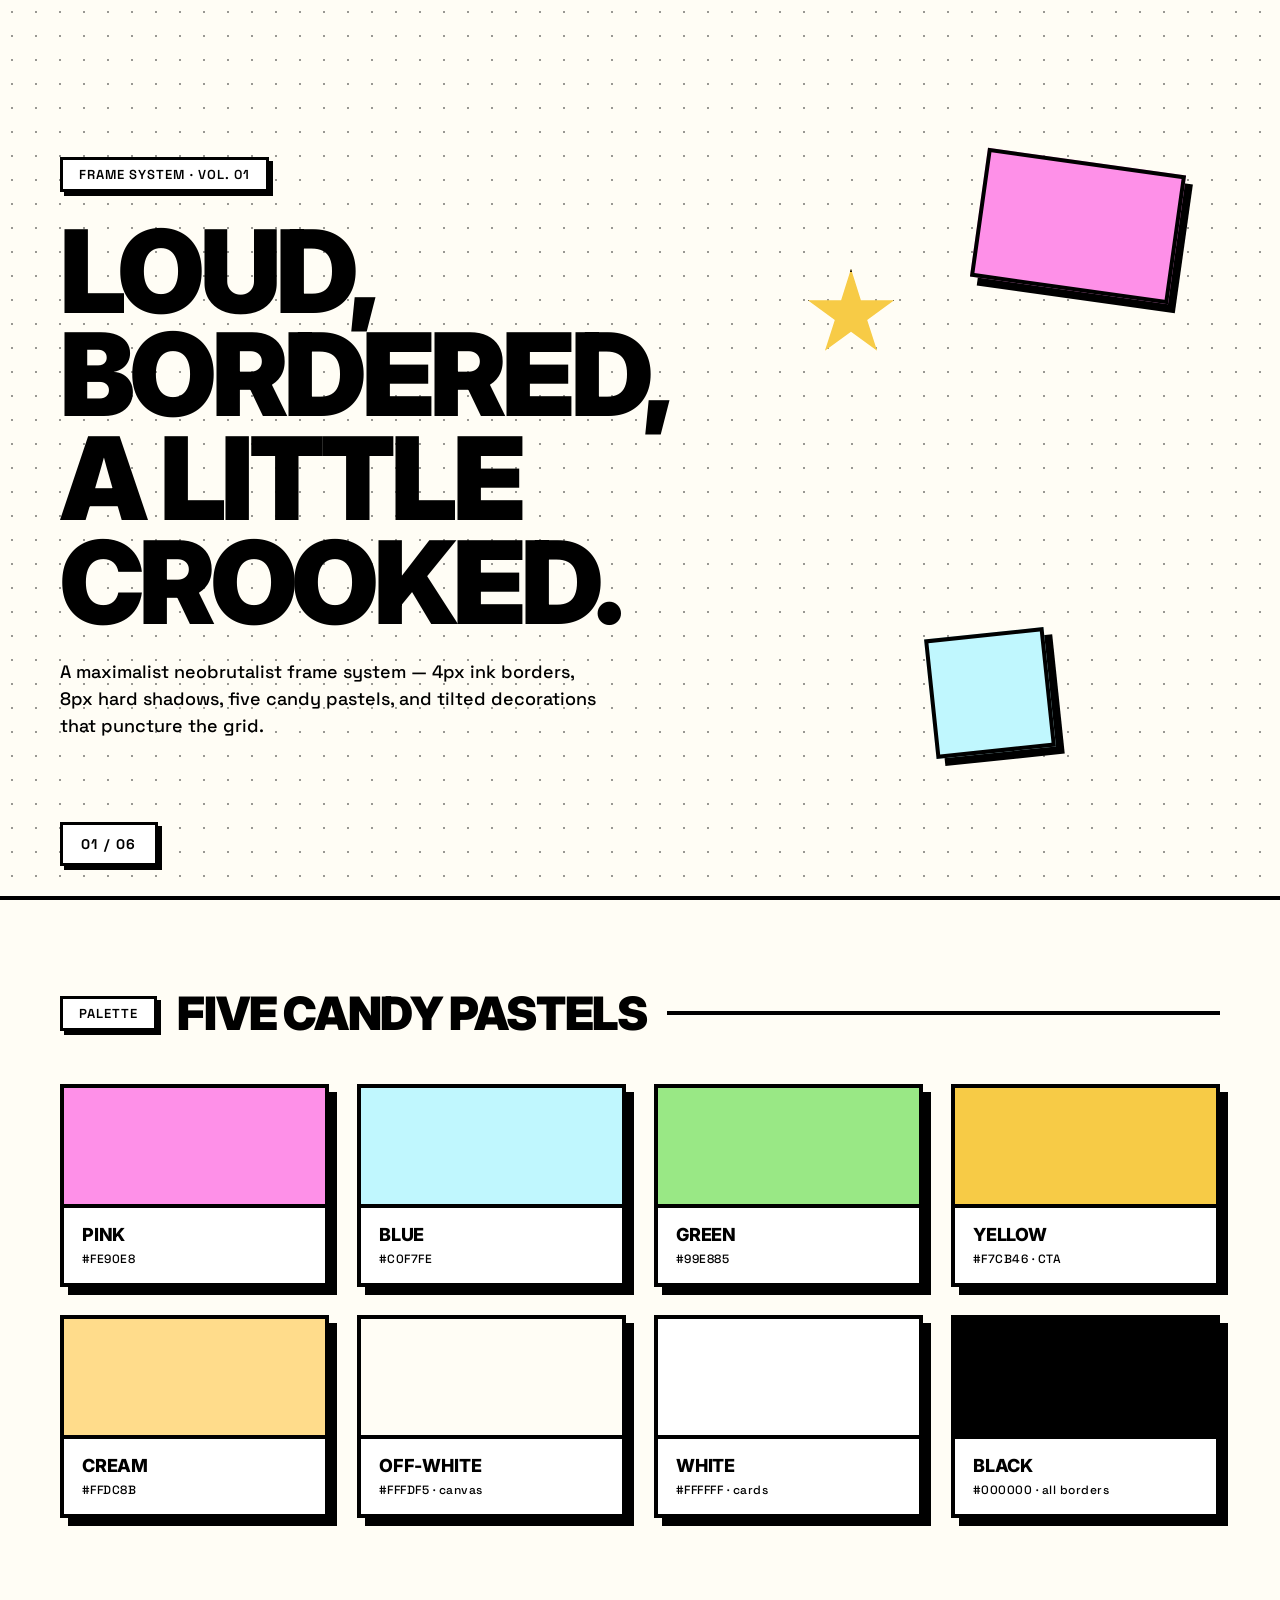
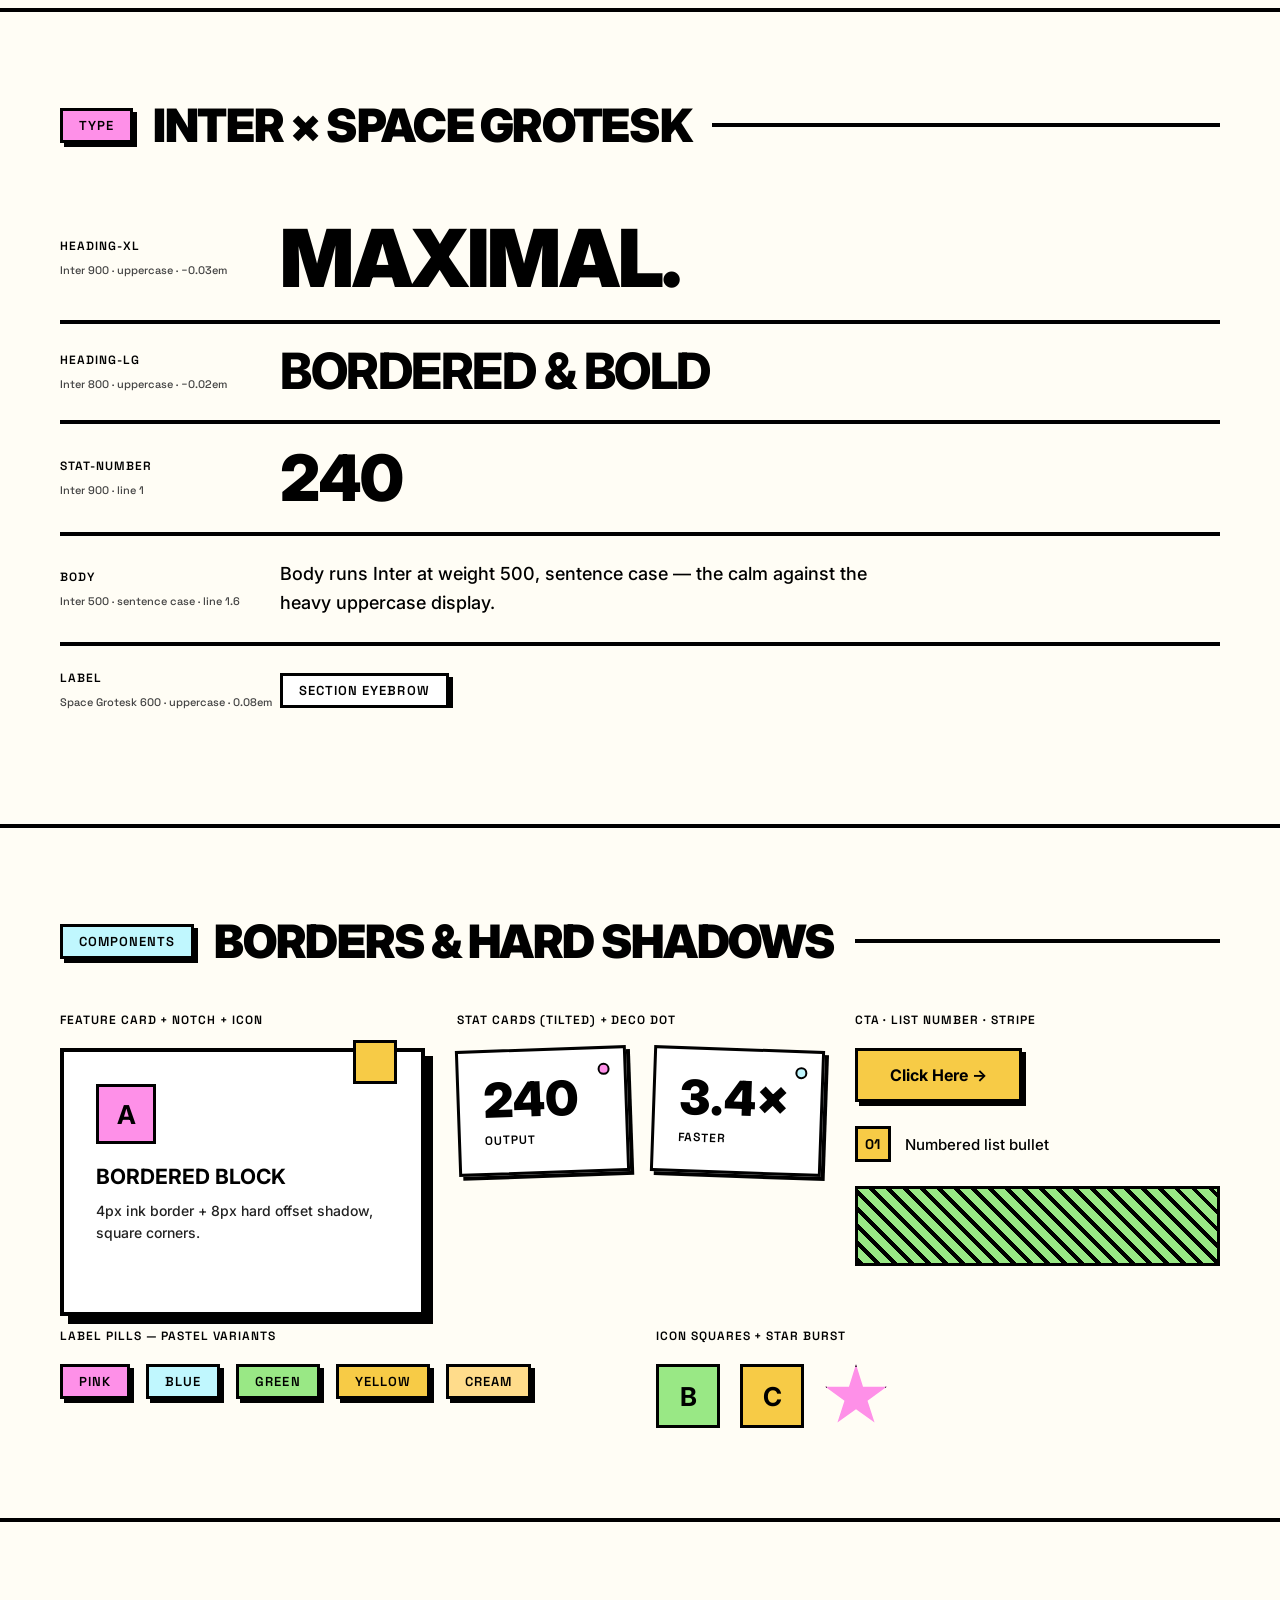
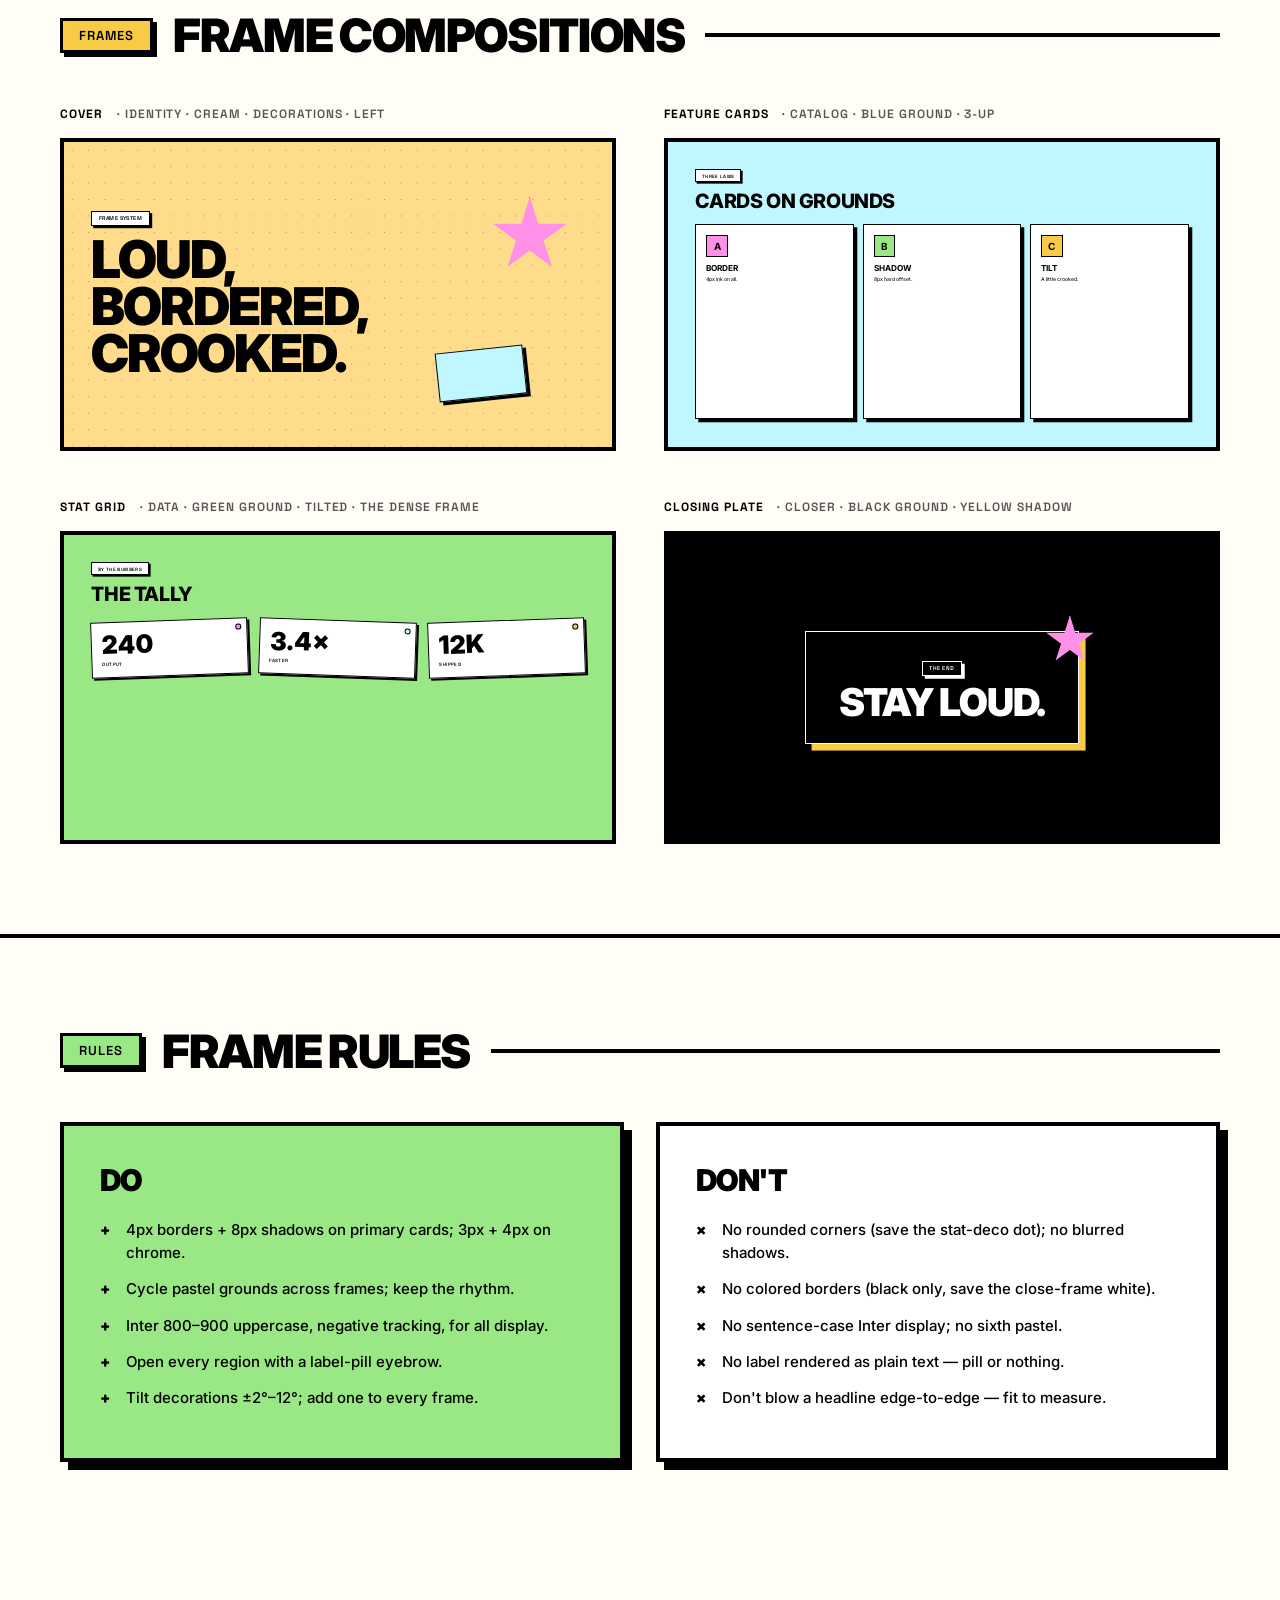
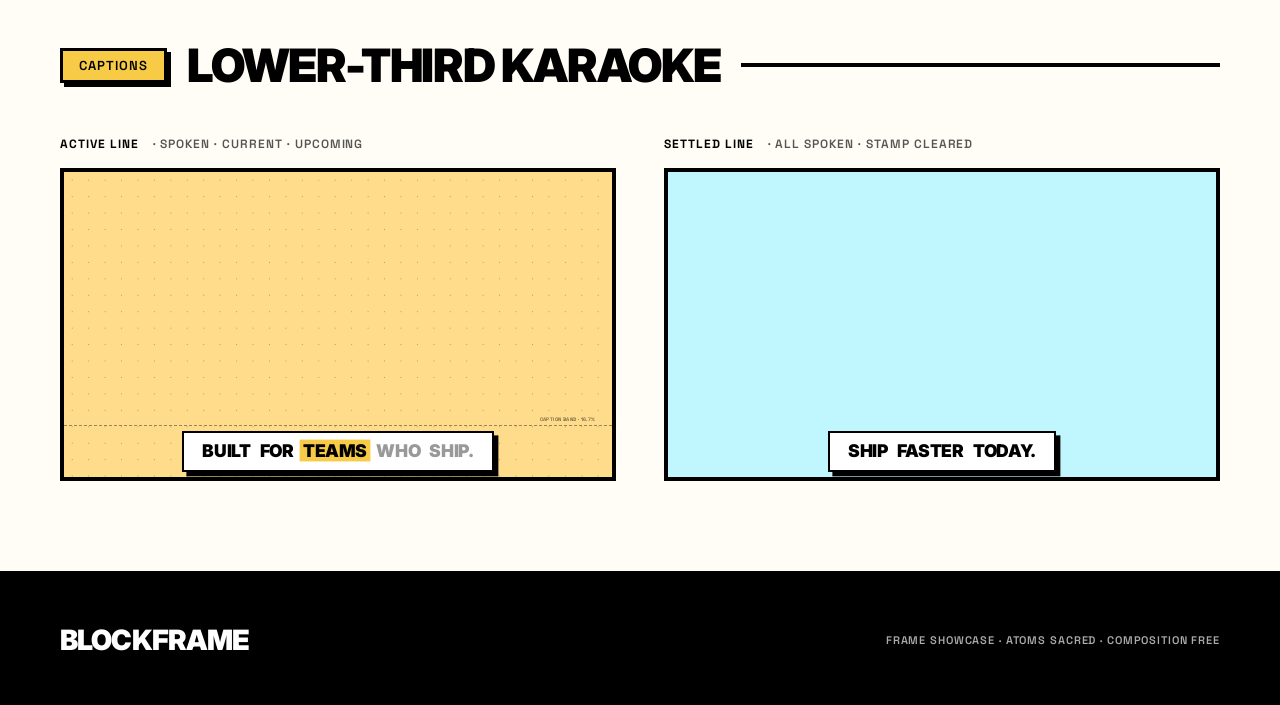
<file: .agents/skills/hyperframes/assets/frame-presets/blockframe/frame-showcase.html>
<!doctype html>
<html lang="en">
  <head>
    <meta charset="utf-8" />
    <meta name="viewport" content="width=device-width,initial-scale=1" />
    <title>BlockFrame</title>
    <link rel="preconnect" href="https://fonts.googleapis.com" />
    <link rel="preconnect" href="https://fonts.gstatic.com" crossorigin />
    <link
      href="https://fonts.googleapis.com/css2?family=Inter:wght@400;500;700;800;900&family=Space+Grotesk:wght@500;600;700&display=swap"
      rel="stylesheet"
    />
    <style id="ds-tokens">
      :root {
        --black: #000000;
        --white: #ffffff;
        --offwhite: #fffdf5;
        --pink: #fe90e8;
        --blue: #c0f7fe;
        --green: #99e885;
        --yellow: #f7cb46;
        --cream: #ffdc8b;
        --disp: "Inter", sans-serif;
        --mono: "Space Grotesk", monospace;
      }
      * {
        margin: 0;
        padding: 0;
        box-sizing: border-box;
      }
      html {
        background: #111;
      }
      body {
        background: var(--offwhite);
        color: var(--black);
        font-family: var(--disp);
        -webkit-font-smoothing: antialiased;
      }
      .disp {
        font-family: var(--disp);
        text-transform: uppercase;
        letter-spacing: -0.03em;
        line-height: 0.95;
        font-weight: 900;
      }
      .pill {
        display: inline-block;
        border: 3px solid var(--black);
        background: var(--white);
        box-shadow: 4px 4px 0 var(--black);
        padding: 6px 16px;
        font-family: var(--mono);
        font-weight: 600;
        text-transform: uppercase;
        letter-spacing: 0.08em;
        font-size: 13px;
      }
      .dotgrid {
        background-image: radial-gradient(circle, var(--black) 1.2px, transparent 1.2px);
        background-size: 24px 24px;
      }

      section {
        padding: 90px 60px;
        position: relative;
        border-bottom: 4px solid var(--black);
      }
      .sec-head {
        display: flex;
        align-items: center;
        gap: 20px;
        margin-bottom: 48px;
      }
      .sec-head h2 {
        font-family: var(--disp);
        font-weight: 900;
        text-transform: uppercase;
        letter-spacing: -0.03em;
        font-size: 46px;
        line-height: 1;
      }
      .sec-head .sp {
        flex: 1;
        height: 4px;
        background: var(--black);
      }

      /* COVER */
      .cover {
        min-height: 100vh;
        background: var(--offwhite);
        padding: 60px;
        display: flex;
        flex-direction: column;
        justify-content: center;
        position: relative;
        overflow: hidden;
      }
      .cover .dg {
        position: absolute;
        inset: 0;
        opacity: 0.4;
        background-image: radial-gradient(circle, var(--black) 1.2px, transparent 1.2px);
        background-size: 24px 24px;
        pointer-events: none;
      }
      .cover .inner {
        position: relative;
        z-index: 3;
        max-width: 72%;
      }
      .cover .pill {
        margin-bottom: 28px;
      }
      .cover h1 {
        font-family: var(--disp);
        font-weight: 900;
        text-transform: uppercase;
        letter-spacing: -0.04em;
        line-height: 0.9;
        font-size: clamp(64px, 9vw, 150px);
      }
      .cover .sub {
        font-family: var(--mono);
        font-weight: 500;
        font-size: 18px;
        line-height: 1.5;
        color: var(--black);
        margin-top: 24px;
        max-width: 540px;
      }
      .cover .deco-rect {
        position: absolute;
        top: 18%;
        right: 8%;
        width: 200px;
        height: 130px;
        background: var(--pink);
        border: 4px solid var(--black);
        box-shadow: 8px 8px 0 var(--black);
        transform: rotate(8deg);
        z-index: 2;
      }
      .cover .deco-rect2 {
        position: absolute;
        bottom: 16%;
        right: 18%;
        width: 120px;
        height: 120px;
        background: var(--blue);
        border: 4px solid var(--black);
        box-shadow: 8px 8px 0 var(--black);
        transform: rotate(-6deg);
        z-index: 1;
      }
      .cover .star {
        position: absolute;
        top: 30%;
        right: 30%;
        width: 90px;
        height: 90px;
        background: var(--yellow);
        border: 3px solid var(--black);
        clip-path: polygon(
          50% 0%,
          61% 35%,
          98% 35%,
          68% 57%,
          79% 91%,
          50% 70%,
          21% 91%,
          32% 57%,
          2% 35%,
          39% 35%
        );
        z-index: 4;
      }
      .cover .counter {
        position: absolute;
        bottom: 30px;
        left: 60px;
        border: 3px solid var(--black);
        background: var(--white);
        box-shadow: 4px 4px 0 var(--black);
        padding: 10px 18px;
        font-family: var(--mono);
        font-weight: 700;
        text-transform: uppercase;
        letter-spacing: 0.1em;
        font-size: 14px;
      }

      /* PALETTE */
      .swatches {
        display: grid;
        grid-template-columns: repeat(4, 1fr);
        gap: 28px;
      }
      .sw {
        border: 4px solid var(--black);
        background: var(--white);
        box-shadow: 8px 8px 0 var(--black);
      }
      .sw .chip {
        height: 120px;
        border-bottom: 4px solid var(--black);
      }
      .sw .meta {
        padding: 16px 18px;
      }
      .sw .name {
        font-family: var(--disp);
        font-weight: 800;
        text-transform: uppercase;
        letter-spacing: -0.01em;
        font-size: 18px;
      }
      .sw .hex {
        font-family: var(--mono);
        font-weight: 500;
        font-size: 12px;
        letter-spacing: 0.04em;
        margin-top: 6px;
      }

      /* TYPE */
      .type-row {
        display: grid;
        grid-template-columns: 220px 1fr;
        align-items: center;
        padding: 24px 0;
        border-bottom: 4px solid var(--black);
      }
      .type-row .tok {
        font-family: var(--mono);
        font-weight: 600;
        text-transform: uppercase;
        letter-spacing: 0.08em;
        font-size: 12px;
      }
      .type-row .m {
        font-family: var(--mono);
        font-weight: 500;
        font-size: 11px;
        color: #444;
        margin-top: 8px;
        line-height: 1.5;
      }
      .type-row .spec {
        overflow: hidden;
      }

      /* COMPONENTS */
      .cnote {
        font-family: var(--mono);
        font-weight: 600;
        text-transform: uppercase;
        letter-spacing: 0.08em;
        font-size: 12px;
        margin-bottom: 20px;
      }
      .cgrid {
        display: grid;
        grid-template-columns: repeat(12, 1fr);
        gap: 32px;
        margin-bottom: 48px;
      }
      .s3 {
        grid-column: span 3;
      }
      .s4 {
        grid-column: span 4;
      }
      .s6 {
        grid-column: span 6;
      }
      .s8 {
        grid-column: span 8;
      }
      .fcard {
        border: 4px solid var(--black);
        background: var(--white);
        box-shadow: 8px 8px 0 var(--black);
        padding: 32px;
        position: relative;
        height: 100%;
      }
      .fcard .notch {
        position: absolute;
        top: -12px;
        right: 24px;
        width: 44px;
        height: 44px;
        background: var(--yellow);
        border: 3px solid var(--black);
      }
      .fcard .ic {
        width: 60px;
        height: 60px;
        border: 3px solid var(--black);
        background: var(--blue);
        display: grid;
        place-items: center;
        font-family: var(--disp);
        font-weight: 700;
        font-size: 26px;
        margin-bottom: 20px;
      }
      .fcard .t {
        font-family: var(--disp);
        font-weight: 700;
        text-transform: uppercase;
        font-size: 21px;
        line-height: 1.2;
      }
      .fcard .bd {
        font-family: var(--disp);
        font-weight: 500;
        font-size: 14px;
        line-height: 1.6;
        color: #222;
        margin-top: 10px;
      }
      .statcard {
        border: 3px solid var(--black);
        background: var(--white);
        box-shadow: 4px 4px 0 var(--black);
        padding: 24px;
        position: relative;
      }
      .statcard .dot {
        position: absolute;
        top: 14px;
        right: 14px;
        width: 12px;
        height: 12px;
        border-radius: 50%;
        border: 2px solid var(--black);
      }
      .statcard .n {
        font-family: var(--disp);
        font-weight: 900;
        font-size: 48px;
        line-height: 1;
      }
      .statcard .l {
        font-family: var(--mono);
        font-weight: 600;
        text-transform: uppercase;
        letter-spacing: 0.08em;
        font-size: 12px;
        margin-top: 8px;
      }
      .btn {
        display: inline-block;
        border: 3px solid var(--black);
        background: var(--yellow);
        box-shadow: 4px 4px 0 var(--black);
        padding: 14px 32px;
        font-family: var(--disp);
        font-weight: 700;
        font-size: 16px;
      }
      .stripe {
        height: 80px;
        border: 3px solid var(--black);
        background: repeating-linear-gradient(
          45deg,
          var(--black),
          var(--black) 4px,
          var(--green) 4px,
          var(--green) 12px
        );
      }
      .listnum {
        display: inline-grid;
        place-items: center;
        width: 36px;
        height: 36px;
        border: 3px solid var(--black);
        background: var(--yellow);
        font-family: var(--mono);
        font-weight: 700;
        font-size: 14px;
      }

      /* COMPOSITIONS */
      .gallery {
        display: grid;
        grid-template-columns: 1fr 1fr;
        gap: 48px;
      }
      .fw .flabel {
        display: flex;
        gap: 14px;
        align-items: baseline;
        margin-bottom: 16px;
        font-family: var(--mono);
        font-weight: 600;
        text-transform: uppercase;
        letter-spacing: 0.08em;
        font-size: 12px;
        color: #555;
      }
      .fw .flabel b {
        color: var(--black);
      }
      .frame {
        aspect-ratio: 16/9;
        container-type: size;
        position: relative;
        overflow: hidden;
        background: var(--offwhite);
        border: 4px solid var(--black);
      }
      .frame > .body {
        position: absolute;
        inset: 0;
        z-index: 3;
      }

      /* f1 cover */
      .bf1 {
        background: var(--cream);
      }
      .bf1 .dg {
        position: absolute;
        inset: 0;
        opacity: 0.35;
        background-image: radial-gradient(circle, var(--black) 0.15cqw, transparent 0.15cqw);
        background-size: 3cqw 3cqw;
        z-index: 1;
      }
      .bf1 .body {
        display: flex;
        flex-direction: column;
        justify-content: center;
        padding: 0 5cqw;
      }
      .bf1 .pill {
        display: inline-block;
        border: 0.25cqw solid var(--black);
        background: var(--white);
        box-shadow: 0.4cqw 0.4cqw 0 var(--black);
        padding: 0.5cqw 1.2cqw;
        font-family: var(--mono);
        font-weight: 600;
        text-transform: uppercase;
        letter-spacing: 0.08em;
        font-size: 1cqw;
        margin-bottom: 2cqw;
        align-self: flex-start;
      }
      .bf1 h3 {
        font-family: var(--disp);
        font-weight: 900;
        text-transform: uppercase;
        letter-spacing: -0.04em;
        line-height: 0.9;
        font-size: 9.5cqw;
        max-width: 60cqw;
      }
      .bf1 .star {
        position: absolute;
        top: 18%;
        right: 8%;
        width: 14cqw;
        height: 14cqw;
        background: var(--pink);
        border: 0.3cqw solid var(--black);
        clip-path: polygon(
          50% 0%,
          61% 35%,
          98% 35%,
          68% 57%,
          79% 91%,
          50% 70%,
          21% 91%,
          32% 57%,
          2% 35%,
          39% 35%
        );
        z-index: 2;
      }
      .bf1 .rect {
        position: absolute;
        bottom: 16%;
        right: 16%;
        width: 16cqw;
        height: 9cqw;
        background: var(--blue);
        border: 0.3cqw solid var(--black);
        box-shadow: 0.6cqw 0.6cqw 0 var(--black);
        transform: rotate(-6deg);
        z-index: 1;
      }

      /* f2 feature cards */
      .bf2 {
        background: var(--blue);
      }
      .bf2 .body {
        padding: 5cqw;
        display: flex;
        flex-direction: column;
      }
      .bf2 .pill {
        align-self: flex-start;
        border: 0.2cqw solid var(--black);
        background: var(--white);
        box-shadow: 0.3cqw 0.3cqw 0 var(--black);
        padding: 0.4cqw 1cqw;
        font-family: var(--mono);
        font-weight: 600;
        text-transform: uppercase;
        letter-spacing: 0.08em;
        font-size: 0.85cqw;
        margin-bottom: 1.4cqw;
      }
      .bf2 h3 {
        font-family: var(--disp);
        font-weight: 800;
        text-transform: uppercase;
        letter-spacing: -0.02em;
        font-size: 3.6cqw;
        margin-bottom: 2cqw;
      }
      .bf2 .row {
        display: grid;
        grid-template-columns: repeat(3, 1fr);
        gap: 1.6cqw;
        flex: 1;
      }
      .bf2 .c {
        border: 0.3cqw solid var(--black);
        background: var(--white);
        box-shadow: 0.6cqw 0.6cqw 0 var(--black);
        padding: 1.8cqw;
      }
      .bf2 .c .ic {
        width: 4cqw;
        height: 4cqw;
        border: 0.2cqw solid var(--black);
        display: grid;
        place-items: center;
        font-family: var(--disp);
        font-weight: 700;
        font-size: 1.8cqw;
        margin-bottom: 1.2cqw;
      }
      .bf2 .c .t {
        font-family: var(--disp);
        font-weight: 700;
        text-transform: uppercase;
        font-size: 1.5cqw;
        line-height: 1.15;
      }
      .bf2 .c .bd {
        font-family: var(--disp);
        font-weight: 500;
        font-size: 0.95cqw;
        line-height: 1.5;
        color: #222;
        margin-top: 0.6cqw;
      }

      /* f3 stat grid (tilted) */
      .bf3 {
        background: var(--green);
      }
      .bf3 .body {
        padding: 5cqw;
        display: flex;
        flex-direction: column;
      }
      .bf3 .pill {
        align-self: flex-start;
        border: 0.2cqw solid var(--black);
        background: var(--white);
        box-shadow: 0.3cqw 0.3cqw 0 var(--black);
        padding: 0.4cqw 1cqw;
        font-family: var(--mono);
        font-weight: 600;
        text-transform: uppercase;
        letter-spacing: 0.08em;
        font-size: 0.85cqw;
        margin-bottom: 1.4cqw;
      }
      .bf3 h3 {
        font-family: var(--disp);
        font-weight: 800;
        text-transform: uppercase;
        letter-spacing: -0.02em;
        font-size: 3.6cqw;
        margin-bottom: 2.4cqw;
      }
      .bf3 .row {
        display: grid;
        grid-template-columns: repeat(3, 1fr);
        gap: 2cqw;
      }
      .bf3 .sc {
        border: 0.25cqw solid var(--black);
        background: var(--white);
        box-shadow: 0.4cqw 0.4cqw 0 var(--black);
        padding: 1.8cqw;
        position: relative;
      }
      .bf3 .sc:nth-child(odd) {
        transform: rotate(-2deg);
      }
      .bf3 .sc:nth-child(even) {
        transform: rotate(2deg);
      }
      .bf3 .sc .dot {
        position: absolute;
        top: 1cqw;
        right: 1cqw;
        width: 1cqw;
        height: 1cqw;
        border-radius: 50%;
        border: 0.15cqw solid var(--black);
      }
      .bf3 .sc .n {
        font-family: var(--disp);
        font-weight: 900;
        font-size: 4.6cqw;
        line-height: 1;
      }
      .bf3 .sc .l {
        font-family: var(--mono);
        font-weight: 600;
        text-transform: uppercase;
        letter-spacing: 0.08em;
        font-size: 0.85cqw;
        margin-top: 0.6cqw;
      }

      /* f4 close (black) */
      .bf4 {
        background: var(--black);
      }
      .bf4 .body {
        display: flex;
        flex-direction: column;
        justify-content: center;
        align-items: center;
        text-align: center;
      }
      .bf4 .cardf {
        border: 0.3cqw solid var(--white);
        box-shadow: 1.2cqw 1.2cqw 0 var(--yellow);
        padding: 4cqw 6cqw;
        position: relative;
      }
      .bf4 .pill {
        border: 0.25cqw solid var(--white);
        background: var(--black);
        color: var(--white);
        box-shadow: 0.5cqw 0.5cqw 0 var(--white);
        padding: 0.5cqw 1.2cqw;
        font-family: var(--mono);
        font-weight: 600;
        text-transform: uppercase;
        letter-spacing: 0.08em;
        font-size: 1cqw;
        margin-bottom: 1.6cqw;
        display: inline-block;
      }
      .bf4 h3 {
        font-family: var(--disp);
        font-weight: 900;
        text-transform: uppercase;
        letter-spacing: -0.03em;
        font-size: 7cqw;
        line-height: 0.95;
        color: var(--white);
      }
      .bf4 .star {
        position: absolute;
        top: -3cqw;
        right: -3cqw;
        width: 9cqw;
        height: 9cqw;
        background: var(--pink);
        border: 0.3cqw solid var(--white);
        clip-path: polygon(
          50% 0%,
          61% 35%,
          98% 35%,
          68% 57%,
          79% 91%,
          50% 70%,
          21% 91%,
          32% 57%,
          2% 35%,
          39% 35%
        );
      }

      /* PRINCIPLES */
      .dos {
        display: grid;
        grid-template-columns: 1fr 1fr;
        gap: 32px;
      }
      .do-card {
        border: 4px solid var(--black);
        box-shadow: 8px 8px 0 var(--black);
        padding: 36px;
      }
      .do-card.do {
        background: var(--green);
      }
      .do-card.dont {
        background: var(--white);
      }
      .do-card h4 {
        font-family: var(--disp);
        font-weight: 900;
        text-transform: uppercase;
        letter-spacing: -0.02em;
        font-size: 30px;
        margin-bottom: 20px;
      }
      .do-card ul {
        list-style: none;
      }
      .do-card li {
        font-family: var(--disp);
        font-weight: 500;
        font-size: 15px;
        line-height: 1.55;
        padding-left: 26px;
        position: relative;
        margin-bottom: 13px;
      }
      .do-card li::before {
        position: absolute;
        left: 0;
        font-family: var(--disp);
        font-weight: 900;
      }
      .do-card.do li::before {
        content: "+";
      }
      .do-card.dont li::before {
        content: "\00d7";
      }

      .foot {
        padding: 48px 60px;
        background: var(--black);
        color: var(--white);
        display: flex;
        justify-content: space-between;
        align-items: center;
      }
      .foot .l {
        font-family: var(--disp);
        font-weight: 900;
        text-transform: uppercase;
        letter-spacing: -0.03em;
        font-size: 28px;
      }
      .foot .r {
        font-family: var(--mono);
        font-weight: 600;
        text-transform: uppercase;
        letter-spacing: 0.08em;
        font-size: 11px;
        color: #aaa;
      }
      @media (max-width: 1100px) {
        .gallery {
          grid-template-columns: 1fr;
        }
        .swatches {
          grid-template-columns: 1fr 1fr;
        }
      }
    </style>
    <link
      rel="stylesheet"
      href="https://fonts.googleapis.com/css2?family=Inter:wght@400;500;600;700;800;900&display=swap"
    />
    <link
      rel="stylesheet"
      href="https://fonts.googleapis.com/css2?family=Space+Grotesk:wght@400;500;600;700&display=swap"
    />
    <style id="ft-override">
      :root {
        --primary: #fffdf5 !important;
        --secondary: #000000 !important;
        --tertiary: #ffdc8b !important;
        --accent: #fe90e8 !important;
        --f-disp: "Inter", sans-serif !important;
        --f-body: "Space Grotesk", sans-serif !important;
        --black: #000000 !important;
        --offwhite: #fffdf5 !important;
        --pink: #fe90e8 !important;
        --cream: #ffdc8b !important;
        --disp: "Inter", sans-serif !important;
        --mono: "Space Grotesk", sans-serif !important;
        --white: #ffffff !important;
        --blue: #c0f7fe !important;
        --green: #99e885 !important;
        --yellow: #f7cb46 !important;
      }
    </style>
  </head>
  <body>
    <!-- COVER -->
    <section class="cover">
      <div class="dg"></div>
      <div class="star"></div>
      <div class="deco-rect"></div>
      <div class="deco-rect2"></div>
      <div class="inner">
        <span class="pill">Frame System · Vol. 01</span>
        <h1>Loud,<br />bordered,<br />a little crooked.</h1>
        <div class="sub">
          A maximalist neobrutalist frame system — 4px ink borders, 8px hard shadows, five candy
          pastels, and tilted decorations that puncture the grid.
        </div>
      </div>
      <div class="counter">01 / 06</div>
    </section>

    <!-- PALETTE -->
    <section>
      <div class="sec-head">
        <span class="pill">Palette</span>
        <h2>Five Candy Pastels</h2>
        <span class="sp"></span>
      </div>
      <div class="swatches">
        <div class="sw">
          <div class="chip" style="background: var(--pink)"></div>
          <div class="meta">
            <div class="name">Pink</div>
            <div class="hex">#FE90E8</div>
          </div>
        </div>
        <div class="sw">
          <div class="chip" style="background: var(--blue)"></div>
          <div class="meta">
            <div class="name">Blue</div>
            <div class="hex">#C0F7FE</div>
          </div>
        </div>
        <div class="sw">
          <div class="chip" style="background: var(--green)"></div>
          <div class="meta">
            <div class="name">Green</div>
            <div class="hex">#99E885</div>
          </div>
        </div>
        <div class="sw">
          <div class="chip" style="background: var(--yellow)"></div>
          <div class="meta">
            <div class="name">Yellow</div>
            <div class="hex">#F7CB46 · CTA</div>
          </div>
        </div>
        <div class="sw">
          <div class="chip" style="background: var(--cream)"></div>
          <div class="meta">
            <div class="name">Cream</div>
            <div class="hex">#FFDC8B</div>
          </div>
        </div>
        <div class="sw">
          <div
            class="chip"
            style="background: var(--offwhite); border-bottom: 4px solid var(--black)"
          ></div>
          <div class="meta">
            <div class="name">Off-White</div>
            <div class="hex">#FFFDF5 · canvas</div>
          </div>
        </div>
        <div class="sw">
          <div
            class="chip"
            style="background: var(--white); border-bottom: 4px solid var(--black)"
          ></div>
          <div class="meta">
            <div class="name">White</div>
            <div class="hex">#FFFFFF · cards</div>
          </div>
        </div>
        <div class="sw">
          <div class="chip" style="background: var(--black)"></div>
          <div class="meta">
            <div class="name">Black</div>
            <div class="hex">#000000 · all borders</div>
          </div>
        </div>
      </div>
    </section>

    <!-- TYPOGRAPHY -->
    <section>
      <div class="sec-head">
        <span class="pill" style="background: var(--pink)">Type</span>
        <h2>Inter × Space Grotesk</h2>
        <span class="sp"></span>
      </div>
      <div class="type-row">
        <div>
          <div class="tok">heading-xl</div>
          <div class="m">Inter 900 · uppercase · −0.03em</div>
        </div>
        <div class="spec"><span class="disp" style="font-size: 80px">Maximal.</span></div>
      </div>
      <div class="type-row">
        <div>
          <div class="tok">heading-lg</div>
          <div class="m">Inter 800 · uppercase · −0.02em</div>
        </div>
        <div class="spec">
          <span class="disp" style="font-weight: 800; font-size: 50px">Bordered & Bold</span>
        </div>
      </div>
      <div class="type-row">
        <div>
          <div class="tok">stat-number</div>
          <div class="m">Inter 900 · line 1</div>
        </div>
        <div class="spec">
          <span class="disp" style="font-size: 64px; letter-spacing: -0.02em">240</span>
        </div>
      </div>
      <div class="type-row">
        <div>
          <div class="tok">body</div>
          <div class="m">Inter 500 · sentence case · line 1.6</div>
        </div>
        <div class="spec">
          <p style="font-weight: 500; font-size: 18px; line-height: 1.6; max-width: 640px">
            Body runs Inter at weight 500, sentence case — the calm against the heavy uppercase
            display.
          </p>
        </div>
      </div>
      <div class="type-row" style="border-bottom: 0">
        <div>
          <div class="tok">label</div>
          <div class="m">Space Grotesk 600 · uppercase · 0.08em</div>
        </div>
        <div class="spec"><span class="pill">Section Eyebrow</span></div>
      </div>
    </section>

    <!-- COMPONENTS -->
    <section>
      <div class="sec-head">
        <span class="pill" style="background: var(--blue)">Components</span>
        <h2>Borders & Hard Shadows</h2>
        <span class="sp"></span>
      </div>

      <div class="cgrid">
        <div class="s4">
          <div class="cnote">Feature card + notch + icon</div>
          <div class="fcard">
            <div class="notch"></div>
            <div class="ic" style="background: var(--pink)">A</div>
            <div class="t">Bordered Block</div>
            <div class="bd">4px ink border + 8px hard offset shadow, square corners.</div>
          </div>
        </div>
        <div class="s4">
          <div class="cnote">Stat cards (tilted) + deco dot</div>
          <div style="display: grid; grid-template-columns: 1fr 1fr; gap: 24px">
            <div class="statcard" style="transform: rotate(-2deg)">
              <div class="dot" style="background: var(--pink)"></div>
              <div class="n">240</div>
              <div class="l">Output</div>
            </div>
            <div class="statcard" style="transform: rotate(2deg)">
              <div class="dot" style="background: var(--blue)"></div>
              <div class="n">3.4×</div>
              <div class="l">Faster</div>
            </div>
          </div>
        </div>
        <div class="s4">
          <div class="cnote">CTA · list number · stripe</div>
          <span class="btn">Click Here →</span>
          <div style="display: flex; align-items: center; gap: 14px; margin-top: 24px">
            <span class="listnum">01</span
            ><span style="font-family: var(--disp); font-weight: 500; font-size: 15px"
              >Numbered list bullet</span
            >
          </div>
          <div class="stripe" style="margin-top: 24px"></div>
        </div>
      </div>

      <div class="cgrid" style="margin-bottom: 0">
        <div class="s6">
          <div class="cnote">Label pills — pastel variants</div>
          <div style="display: flex; gap: 16px; flex-wrap: wrap">
            <span class="pill" style="background: var(--pink)">Pink</span
            ><span class="pill" style="background: var(--blue)">Blue</span
            ><span class="pill" style="background: var(--green)">Green</span
            ><span class="pill" style="background: var(--yellow)">Yellow</span
            ><span class="pill" style="background: var(--cream)">Cream</span>
          </div>
        </div>
        <div class="s6">
          <div class="cnote">Icon squares + star burst</div>
          <div style="display: flex; align-items: center; gap: 20px">
            <span
              style="
                width: 64px;
                height: 64px;
                border: 3px solid var(--black);
                background: var(--green);
                display: grid;
                place-items: center;
                font-family: var(--disp);
                font-weight: 700;
                font-size: 26px;
              "
              >B</span
            >
            <span
              style="
                width: 64px;
                height: 64px;
                border: 3px solid var(--black);
                background: var(--yellow);
                display: grid;
                place-items: center;
                font-family: var(--disp);
                font-weight: 700;
                font-size: 26px;
              "
              >C</span
            >
            <span
              style="
                width: 64px;
                height: 64px;
                background: var(--pink);
                border: 3px solid var(--black);
                clip-path: polygon(
                  50% 0%,
                  61% 35%,
                  98% 35%,
                  68% 57%,
                  79% 91%,
                  50% 70%,
                  21% 91%,
                  32% 57%,
                  2% 35%,
                  39% 35%
                );
              "
            ></span>
          </div>
        </div>
      </div>
    </section>

    <!-- COMPOSITIONS -->
    <section>
      <div class="sec-head">
        <span class="pill" style="background: var(--yellow)">Frames</span>
        <h2>Frame Compositions</h2>
        <span class="sp"></span>
      </div>
      <div class="gallery">
        <div class="fw">
          <div class="flabel"><b>Cover</b><span>· identity · cream · decorations · left</span></div>
          <div class="frame bf1">
            <div class="dg"></div>
            <div class="star"></div>
            <div class="rect"></div>
            <div class="body">
              <span class="pill">Frame System</span>
              <h3>Loud, bordered, crooked.</h3>
            </div>
          </div>
        </div>

        <div class="fw">
          <div class="flabel"><b>Feature Cards</b><span>· catalog · blue ground · 3-up</span></div>
          <div class="frame bf2">
            <div class="body">
              <span class="pill">Three Laws</span>
              <h3>Cards on Grounds</h3>
              <div class="row">
                <div class="c">
                  <div class="ic" style="background: var(--pink)">A</div>
                  <div class="t">Border</div>
                  <div class="bd">4px ink on all.</div>
                </div>
                <div class="c">
                  <div class="ic" style="background: var(--green)">B</div>
                  <div class="t">Shadow</div>
                  <div class="bd">8px hard offset.</div>
                </div>
                <div class="c">
                  <div class="ic" style="background: var(--yellow)">C</div>
                  <div class="t">Tilt</div>
                  <div class="bd">A little crooked.</div>
                </div>
              </div>
            </div>
          </div>
        </div>

        <div class="fw">
          <div class="flabel">
            <b>Stat Grid</b><span>· data · green ground · tilted · the dense frame</span>
          </div>
          <div class="frame bf3">
            <div class="body">
              <span class="pill">By The Numbers</span>
              <h3>The Tally</h3>
              <div class="row">
                <div class="sc">
                  <div class="dot" style="background: var(--pink)"></div>
                  <div class="n">240</div>
                  <div class="l">Output</div>
                </div>
                <div class="sc">
                  <div class="dot" style="background: var(--blue)"></div>
                  <div class="n">3.4×</div>
                  <div class="l">Faster</div>
                </div>
                <div class="sc">
                  <div class="dot" style="background: var(--yellow)"></div>
                  <div class="n">12K</div>
                  <div class="l">Shipped</div>
                </div>
              </div>
            </div>
          </div>
        </div>

        <div class="fw">
          <div class="flabel">
            <b>Closing Plate</b><span>· closer · black ground · yellow shadow</span>
          </div>
          <div class="frame bf4">
            <div class="body">
              <div class="cardf">
                <div class="star"></div>
                <span class="pill">The End</span>
                <h3>Stay loud.</h3>
              </div>
            </div>
          </div>
        </div>
      </div>
    </section>

    <!-- PRINCIPLES -->
    <section style="border-bottom: none">
      <div class="sec-head">
        <span class="pill" style="background: var(--green)">Rules</span>
        <h2>Frame Rules</h2>
        <span class="sp"></span>
      </div>
      <div class="dos">
        <div class="do-card do">
          <h4>Do</h4>
          <ul>
            <li>4px borders + 8px shadows on primary cards; 3px + 4px on chrome.</li>
            <li>Cycle pastel grounds across frames; keep the rhythm.</li>
            <li>Inter 800–900 uppercase, negative tracking, for all display.</li>
            <li>Open every region with a label-pill eyebrow.</li>
            <li>Tilt decorations ±2°–12°; add one to every frame.</li>
          </ul>
        </div>
        <div class="do-card dont">
          <h4>Don't</h4>
          <ul>
            <li>No rounded corners (save the stat-deco dot); no blurred shadows.</li>
            <li>No colored borders (black only, save the close-frame white).</li>
            <li>No sentence-case Inter display; no sixth pastel.</li>
            <li>No label rendered as plain text — pill or nothing.</li>
            <li>Don't blow a headline edge-to-edge — fit to measure.</li>
          </ul>
        </div>
      </div>
    </section>

    <!-- CAPTIONS — preview of caption-skin.html (the preset's lower-third karaoke look) -->
    <style>
      /* mirrors caption-skin.html; the skin's --cap-* vocab mapped to this preset's tokens */
      .capdemo {
        --cap-ink: var(--black);
        --cap-canvas: var(--white);
        --cap-accent: var(--yellow);
        --cap-accent-2: var(--cream);
      }
      .capdemo .stage {
        position: absolute;
        left: 0;
        right: 0;
        bottom: 0;
        height: 16.67cqh;
        display: flex;
        align-items: center;
        justify-content: center;
        z-index: 4;
      }
      .capdemo .pill {
        max-width: 80cqw;
        padding: 1.4cqw 3cqw 1.7cqw;
        background: var(--cap-canvas);
        border: 0.4cqw solid var(--cap-ink);
        border-radius: 0;
        box-shadow: 0.8cqw 0.8cqw 0 var(--cap-ink);
      }
      .capdemo .line {
        display: flex;
        flex-wrap: wrap;
        justify-content: center;
        gap: 0.12em 0.32em;
        font-family: var(--disp);
        font-weight: 900;
        text-transform: uppercase;
        font-size: 3.2cqw;
        line-height: 1.12;
        letter-spacing: -0.02em;
      }
      .capdemo .w {
        display: inline-block;
        padding: 0 0.1em;
        color: color-mix(in srgb, var(--cap-ink) 40%, var(--cap-canvas));
      }
      .capdemo .w.spoken {
        color: var(--cap-ink);
      }
      .capdemo .w.active {
        color: var(--cap-ink);
        background: var(--cap-accent);
        box-shadow: 0 0 0 0.08em var(--cap-accent);
      }
      .capdemo .bandline {
        position: absolute;
        left: 0;
        right: 0;
        bottom: 16.67cqh;
        border-top: 0.15cqw dashed rgba(0, 0, 0, 0.4);
        z-index: 3;
      }
      .capdemo .bandtag {
        position: absolute;
        right: 3cqw;
        bottom: calc(16.67cqh + 0.7cqw);
        font-family: var(--mono);
        font-weight: 600;
        text-transform: uppercase;
        font-size: 0.9cqw;
        letter-spacing: 0.08em;
        color: var(--black);
        opacity: 0.55;
        z-index: 4;
      }
    </style>
    <section>
      <div class="sec-head">
        <span class="pill" style="background: var(--yellow)">Captions</span>
        <h2>Lower-Third Karaoke</h2>
        <span class="sp"></span>
      </div>
      <div class="gallery">
        <div class="fw">
          <div class="flabel"><b>Active line</b><span>· spoken · current · upcoming</span></div>
          <div class="frame capdemo" style="background: var(--cream)">
            <div
              class="dg"
              style="
                position: absolute;
                inset: 0;
                opacity: 0.3;
                background-image: radial-gradient(
                  circle,
                  var(--black) 0.15cqw,
                  transparent 0.15cqw
                );
                background-size: 3cqw 3cqw;
                z-index: 1;
              "
            ></div>
            <div class="bandline"></div>
            <div class="bandtag">caption band · 16.7%</div>
            <div class="stage">
              <div class="pill">
                <div class="line">
                  <span class="w spoken">Built</span>
                  <span class="w spoken">for</span>
                  <span class="w active">teams</span>
                  <span class="w">who</span>
                  <span class="w">ship.</span>
                </div>
              </div>
            </div>
          </div>
        </div>

        <div class="fw">
          <div class="flabel"><b>Settled line</b><span>· all spoken · stamp cleared</span></div>
          <div class="frame capdemo" style="background: var(--blue)">
            <div class="stage">
              <div class="pill">
                <div class="line">
                  <span class="w spoken">Ship</span>
                  <span class="w spoken">faster</span>
                  <span class="w spoken">today.</span>
                </div>
              </div>
            </div>
          </div>
        </div>
      </div>
    </section>

    <div class="foot">
      <span class="l">BlockFrame</span>
      <span class="r">Frame Showcase · Atoms Sacred · Composition Free</span>
    </div>

    <template id="__bundler_thumbnail">
      <svg viewBox="0 0 100 100" xmlns="http://www.w3.org/2000/svg">
        <rect width="100" height="100" fill="#FFFDF5" />
        <rect x="16" y="34" width="46" height="32" fill="#FE90E8" stroke="#000" stroke-width="4" />
        <rect x="22" y="40" width="46" height="32" fill="#C0F7FE" stroke="#000" stroke-width="4" />
        <path
          d="M74 16l4 11h12l-9 7 3 11-10-6-10 6 3-11-9-7h12z"
          fill="#F7CB46"
          stroke="#000"
          stroke-width="2"
        />
      </svg>
    </template>
  </body>
</html>
</file>
<file: docs/styles.css>
/* MLOps Fraud Scoring Command Center — Industrial Minimalist Theme */

:root {
  --bg-primary: #07090e;
  --bg-card: #0d1117;
  --bg-card-hover: #111722;
  --border-color: rgba(255, 255, 255, 0.10);
  --border-focus: #38bdf8;
  --text-main: #f1f5f9;
  --text-muted: #94a3b8;
  --text-subtle: #64748b;
  --accent-cyan: #38bdf8;
  --accent-emerald: #10b981;
  --accent-amber: #f59e0b;
  --accent-rose: #f87171;
  --font-sans: 'IBM Plex Sans', -apple-system, BlinkMacSystemFont, 'Segoe UI', Roboto, sans-serif;
  --font-mono: 'JetBrains Mono', monospace;
}

* {
  box-sizing: border-box;
  margin: 0;
  padding: 0;
}

/* Estilos Globales & Impeccable Craft Floor */
::selection {
  background: rgba(56, 189, 248, 0.28);
  color: #ffffff;
}

::-webkit-scrollbar {
  width: 8px;
  height: 8px;
}

::-webkit-scrollbar-track {
  background: #07090e;
}

::-webkit-scrollbar-thumb {
  background: rgba(255, 255, 255, 0.14);
  border-radius: 4px;
}

::-webkit-scrollbar-thumb:hover {
  background: rgba(56, 189, 248, 0.4);
}

:focus-visible {
  outline: 2px solid var(--accent-cyan);
  outline-offset: 2px;
}

body {
  background-color: var(--bg-primary);
  color: var(--text-main);
  font-family: var(--font-sans);
  line-height: 1.5;
  min-height: 100vh;
  display: flex;
  flex-direction: column;
  -webkit-font-smoothing: antialiased;
  -moz-osx-font-smoothing: grayscale;
}

/* Top Navigation */
.top-nav {
  display: flex;
  justify-content: space-between;
  align-items: center;
  padding: 14px 28px;
  background: rgba(13, 17, 23, 0.90);
  backdrop-filter: blur(12px);
  border-bottom: 1px solid var(--border-color);
  position: sticky;
  top: 0;
  z-index: 50;
  gap: 16px;
  flex-wrap: wrap;
}

.brand {
  display: flex;
  align-items: center;
  gap: 12px;
}

/* Telemetría sobria sin animación artificial */
.status-indicator.live {
  width: 10px;
  height: 10px;
  border-radius: 50%;
  background: var(--accent-emerald);
  border: 2px solid rgba(16, 185, 129, 0.4);
  display: inline-block;
  flex-shrink: 0;
}

.brand-title {
  font-family: var(--font-mono);
  font-size: 0.85rem;
  font-weight: 600;
  letter-spacing: 0.08em;
  color: #fff;
}

.version-tag {
  font-family: var(--font-mono);
  font-size: 0.78rem;
  color: var(--text-muted);
  background: rgba(255, 255, 255, 0.05);
  padding: 3px 10px;
  border-radius: 9999px;
  border: 1px solid var(--border-color);
}

/* Backend Mode Switcher */
.backend-mode-toggle {
  display: inline-flex;
  align-items: center;
  gap: 6px;
  background: rgba(255, 255, 255, 0.03);
  border: 1px solid var(--border-color);
  border-radius: 8px;
  padding: 4px 6px;
}

.mode-label {
  font-family: var(--font-mono);
  font-size: 0.78rem;
  color: var(--text-muted);
  padding: 0 4px;
}

.mode-btn {
  background: transparent;
  border: 1px solid transparent;
  border-radius: 6px;
  padding: 5px 10px;
  font-family: var(--font-mono);
  font-size: 0.78rem;
  color: var(--text-muted);
  cursor: pointer;
  display: inline-flex;
  align-items: center;
  gap: 6px;
  transition: all 0.2s;
}

.mode-btn:hover {
  color: #fff;
  background: rgba(255, 255, 255, 0.05);
}

.mode-btn.mode-active {
  background: rgba(56, 189, 248, 0.12);
  border-color: rgba(56, 189, 248, 0.35);
  color: #fff;
  font-weight: 600;
}

.mode-dot {
  width: 7px;
  height: 7px;
  border-radius: 50%;
  display: inline-block;
}

.dot-browser {
  background: var(--accent-cyan);
}

.dot-api {
  background: var(--text-subtle);
}

.dot-api.is-online {
  background: var(--accent-emerald);
}

.nav-links {
  display: flex;
  gap: 12px;
}

.nav-btn {
  display: inline-flex;
  align-items: center;
  gap: 8px;
  padding: 8px 16px;
  font-size: 0.80rem;
  font-weight: 500;
  color: var(--text-main);
  background: rgba(255, 255, 255, 0.04);
  border: 1px solid var(--border-color);
  border-radius: 6px;
  text-decoration: none;
  transition: all 0.2s ease;
}

.nav-btn:hover {
  background: rgba(255, 255, 255, 0.09);
  border-color: var(--accent-cyan);
}

.portfolio-btn {
  background: rgba(56, 189, 248, 0.08);
  border-color: rgba(56, 189, 248, 0.25);
  color: var(--accent-cyan);
}

.portfolio-btn:hover {
  background: rgba(56, 189, 248, 0.16);
  border-color: var(--accent-cyan);
}

/* Dashboard Container */
.dashboard-container {
  max-width: 1320px;
  margin: 0 auto;
  padding: 36px 24px;
  flex: 1;
  width: 100%;
}

.dashboard-hero {
  text-align: center;
  margin-bottom: 36px;
}

.dashboard-hero h1.hero-title {
  font-size: 2.1rem;
  font-weight: 700;
  letter-spacing: -0.02em;
  color: #fff;
  margin-bottom: 12px;
}

.dashboard-hero .subtitle {
  font-size: 0.98rem;
  color: var(--text-muted);
  max-width: 820px;
  margin: 0 auto;
  line-height: 1.6;
}

.dashboard-hero code {
  font-family: var(--font-mono);
  font-size: 0.88rem;
  background: rgba(56, 189, 248, 0.12);
  color: var(--accent-cyan);
  padding: 2px 7px;
  border-radius: 4px;
}

/* Guided Tour Bar */
.guided-tour-bar {
  margin-top: 24px;
  background: #090d14;
  border: 1px solid rgba(56, 189, 248, 0.25);
  border-radius: 10px;
  padding: 14px 20px;
  display: flex;
  align-items: center;
  justify-content: space-between;
  gap: 20px;
  text-align: left;
  box-shadow: 0 6px 20px rgba(0, 0, 0, 0.35);
}

@media (max-width: 900px) {
  .guided-tour-bar {
    flex-direction: column;
    align-items: stretch;
  }
}

.tour-controls {
  display: flex;
  align-items: center;
  gap: 12px;
  flex-shrink: 0;
  flex-wrap: wrap;
}

.tour-trigger-btn {
  background: rgba(56, 189, 248, 0.15);
  border: 1px solid var(--accent-cyan);
  border-radius: 6px;
  padding: 8px 14px;
  font-family: var(--font-mono);
  font-size: 0.80rem;
  font-weight: 600;
  color: #fff;
  cursor: pointer;
  display: inline-flex;
  align-items: center;
  gap: 8px;
  transition: all 0.2s;
}

.tour-trigger-btn:hover {
  background: rgba(56, 189, 248, 0.28);
}

.tour-stepper {
  display: flex;
  gap: 6px;
}

.tour-step-dot {
  font-family: var(--font-mono);
  font-size: 0.78rem;
  color: var(--text-muted);
  background: rgba(255, 255, 255, 0.04);
  border: 1px solid var(--border-color);
  padding: 4px 10px;
  border-radius: 4px;
  transition: all 0.2s;
}

.tour-step-dot.active {
  background: rgba(56, 189, 248, 0.18);
  border-color: var(--accent-cyan);
  color: #fff;
  font-weight: 600;
}

.tour-message {
  font-size: 0.88rem;
  color: var(--text-muted);
  line-height: 1.5;
  display: flex;
  gap: 8px;
  align-items: center;
}

.tour-message strong {
  color: var(--accent-cyan);
  font-family: var(--font-mono);
  font-size: 0.82rem;
  white-space: nowrap;
}

/* Panels Grid */
.panels-grid {
  display: grid;
  grid-template-columns: 1fr 1fr;
  gap: 26px;
}

@media (max-width: 1024px) {
  .panels-grid {
    grid-template-columns: 1fr;
  }
}

/* Cards */
.card {
  background: var(--bg-card);
  border: 1px solid var(--border-color);
  border-radius: 12px;
  padding: 24px;
  display: flex;
  flex-direction: column;
  box-shadow: 0 12px 32px rgba(0, 0, 0, 0.35);
}

.card-header {
  display: flex;
  justify-content: space-between;
  align-items: center;
  padding-bottom: 16px;
  border-bottom: 1px solid var(--border-color);
  margin-bottom: 20px;
}

.card-title {
  display: flex;
  align-items: center;
  gap: 10px;
  font-weight: 600;
  font-size: 1.05rem;
  color: #fff;
  margin: 0;
}

.badge {
  font-family: var(--font-mono);
  font-size: 0.78rem;
  font-weight: 700;
  padding: 4px 9px;
  border-radius: 4px;
  letter-spacing: 0.05em;
}

.method-post {
  background: rgba(16, 185, 129, 0.15);
  color: var(--accent-emerald);
  border: 1px solid rgba(16, 185, 129, 0.35);
}

.badge-dask {
  background: rgba(56, 189, 248, 0.15);
  color: var(--accent-cyan);
  border: 1px solid rgba(56, 189, 248, 0.35);
}

.latency-pill, .memory-pill {
  font-family: var(--font-mono);
  font-size: 0.78rem;
  color: var(--text-muted);
  background: rgba(255, 255, 255, 0.04);
  padding: 4px 10px;
  border-radius: 9999px;
  border: 1px solid var(--border-color);
}

/* Form Styles */
.form-body {
  display: flex;
  flex-direction: column;
  gap: 16px;
}

.form-row {
  display: grid;
  grid-template-columns: 1fr 1fr;
  gap: 16px;
}

@media (max-width: 640px) {
  .form-row {
    grid-template-columns: 1fr;
  }
}

.form-group {
  display: flex;
  flex-direction: column;
  gap: 8px;
}

label {
  font-size: 0.80rem;
  font-weight: 600;
  color: var(--text-muted);
  text-transform: uppercase;
  letter-spacing: 0.06em;
}

.label-with-val {
  display: flex;
  justify-content: space-between;
  align-items: center;
  gap: 8px;
}

.val-input-wrapper {
  display: inline-flex;
  align-items: center;
  gap: 4px;
  background: #05080e;
  border: 1px solid var(--border-color);
  border-radius: 6px;
  padding: 3px 8px;
}

.val-input-wrapper:focus-within {
  border-color: var(--border-focus);
}

.curr-sign {
  font-family: var(--font-mono);
  font-size: 0.82rem;
  color: var(--accent-cyan);
  font-weight: 600;
}

.num-direct-input {
  width: 90px;
  background: transparent;
  border: none;
  color: #fff;
  font-family: var(--font-mono);
  font-size: 0.82rem;
  font-weight: 600;
  text-align: right;
  outline: none;
}

.num-direct-input::-webkit-outer-spin-button,
.num-direct-input::-webkit-inner-spin-button {
  -webkit-appearance: none;
  margin: 0;
}
.num-direct-input[type=number] {
  -moz-appearance: textfield;
}

input[type="text"], select {
  background: #090d14;
  border: 1px solid var(--border-color);
  border-radius: 6px;
  color: var(--text-main);
  padding: 10px 14px;
  font-size: 0.88rem;
  font-family: var(--font-sans);
  outline: none;
  transition: border-color 0.2s;
}

input[type="text"]:focus, select:focus {
  border-color: var(--border-focus);
}

input[type="range"] {
  width: 100%;
  accent-color: var(--accent-cyan);
  cursor: pointer;
  height: 6px;
  background: rgba(255, 255, 255, 0.08);
  border-radius: 3px;
}

/* Presets */
.presets-container {
  display: flex;
  align-items: center;
  gap: 8px;
  flex-wrap: wrap;
  padding: 12px 0 4px 0;
  border-top: 1px solid var(--border-color);
}

.presets-label {
  font-size: 0.78rem;
  font-weight: 500;
  color: var(--text-muted);
}

.preset-btn {
  background: rgba(255, 255, 255, 0.05);
  border: 1px solid var(--border-color);
  border-radius: 6px;
  padding: 7px 12px;
  font-size: 0.78rem;
  font-weight: 500;
  color: var(--text-main);
  cursor: pointer;
  transition: all 0.2s;
  min-height: 34px;
  display: inline-flex;
  align-items: center;
}

.preset-btn:hover {
  background: rgba(56, 189, 248, 0.15);
  border-color: var(--accent-cyan);
  color: #fff;
}

.preset-btn.preset-danger {
  border-color: rgba(248, 113, 113, 0.35);
  color: var(--accent-rose);
  background: rgba(248, 113, 113, 0.06);
}

.preset-btn.preset-danger:hover {
  background: rgba(248, 113, 113, 0.18);
  border-color: var(--accent-rose);
  color: #fff;
}

/* Verdict Box */
.verdict-box {
  margin-top: 20px;
  background: transparent;
  border-top: 1px solid var(--border-color);
  padding-top: 20px;
  display: flex;
  flex-direction: column;
  gap: 14px;
}

.verdict-header {
  display: flex;
  justify-content: space-between;
  align-items: center;
}

.verdict-title {
  font-size: 0.82rem;
  font-weight: 600;
  color: var(--text-muted);
  text-transform: uppercase;
  letter-spacing: 0.06em;
}

/* Status Badges */
.badge-status {
  font-family: var(--font-mono);
  font-size: 0.78rem;
  font-weight: 700;
  padding: 4px 12px;
  border-radius: 9999px;
  letter-spacing: 0.08em;
}

.badge-status.critico {
  background: rgba(248, 113, 113, 0.15);
  color: var(--accent-rose);
  border: 1px solid rgba(248, 113, 113, 0.5);
}

.badge-status.medio {
  background: rgba(245, 158, 11, 0.15);
  color: var(--accent-amber);
  border: 1px solid rgba(245, 158, 11, 0.5);
}

.badge-status.bajo {
  background: rgba(16, 185, 129, 0.15);
  color: var(--accent-emerald);
  border: 1px solid rgba(16, 185, 129, 0.5);
}

/* Diagnóstico de Negocio (Traductor Humano) */
.business-diagnosis {
  background: rgba(255, 255, 255, 0.02);
  border: 1px solid var(--border-color);
  border-radius: 8px;
  padding: 12px 16px;
  display: flex;
  flex-direction: column;
  gap: 6px;
}

.diagnosis-header {
  display: flex;
  justify-content: space-between;
  align-items: center;
}

.diagnosis-label {
  font-family: var(--font-mono);
  font-size: 0.78rem;
  font-weight: 600;
  text-transform: uppercase;
  color: var(--text-muted);
  letter-spacing: 0.05em;
}

.diagnosis-tag {
  font-family: var(--font-mono);
  font-size: 0.78rem;
  padding: 2px 8px;
  border-radius: 4px;
  border: 1px solid var(--border-color);
  color: var(--text-main);
  background: rgba(255, 255, 255, 0.05);
}

.diagnosis-tag.alerta-roja {
  background: rgba(248, 113, 113, 0.12);
  border-color: rgba(248, 113, 113, 0.4);
  color: var(--accent-rose);
}

.diagnosis-tag.en-regla {
  background: rgba(16, 185, 129, 0.12);
  border-color: rgba(16, 185, 129, 0.4);
  color: var(--accent-emerald);
}

.diagnosis-tag.error-schema {
  background: rgba(245, 158, 11, 0.12);
  border-color: rgba(245, 158, 11, 0.4);
  color: var(--accent-amber);
}

.diagnosis-text {
  font-size: 0.88rem;
  color: var(--text-main);
  line-height: 1.5;
}

.score-bar-wrapper {
  display: flex;
  flex-direction: column;
  gap: 8px;
}

.score-bar-labels {
  display: flex;
  justify-content: space-between;
  font-size: 0.80rem;
  font-family: var(--font-mono);
}

.score-progress {
  height: 8px;
  background: rgba(255, 255, 255, 0.08);
  border-radius: 4px;
  overflow: hidden;
}

.score-fill {
  height: 100%;
  transition: width 0.3s ease, background-color 0.3s ease;
}

.metrics-grid {
  display: grid;
  grid-template-columns: 1fr 1fr;
  gap: 12px;
  padding-top: 6px;
}

.metric-item {
  background: rgba(255, 255, 255, 0.02);
  border: 1px solid var(--border-color);
  border-radius: 6px;
  padding: 10px 12px;
  display: flex;
  flex-direction: column;
  gap: 5px;
}

.metric-name {
  font-size: 0.78rem;
  color: var(--text-muted);
  display: flex;
  align-items: center;
  gap: 6px;
}

.tooltip-trigger {
  display: inline-flex;
  align-items: center;
  justify-content: center;
  width: 14px;
  height: 14px;
  border-radius: 50%;
  background: rgba(255, 255, 255, 0.1);
  color: var(--accent-cyan);
  font-size: 0.70rem;
  cursor: help;
}

.metric-val {
  font-family: var(--font-mono);
  font-size: 0.88rem;
  font-weight: 600;
  color: #fff;
}

/* JSON Code Preview & Copy Button */
.json-preview {
  margin-top: 8px;
}

.json-header {
  font-size: 0.78rem;
  font-family: var(--font-mono);
  color: var(--text-muted);
  margin-bottom: 8px;
  display: flex;
  justify-content: space-between;
  align-items: center;
}

.copy-payload-btn {
  background: rgba(56, 189, 248, 0.1);
  border: 1px solid rgba(56, 189, 248, 0.3);
  color: var(--accent-cyan);
  font-family: var(--font-mono);
  font-size: 0.78rem;
  padding: 5px 12px;
  border-radius: 4px;
  cursor: pointer;
  display: inline-flex;
  align-items: center;
  gap: 6px;
  transition: all 0.2s;
}

.copy-payload-btn:hover {
  background: rgba(56, 189, 248, 0.22);
  border-color: var(--accent-cyan);
  color: #fff;
}

pre {
  background: #05070a;
  border: 1px solid var(--border-color);
  border-radius: 6px;
  padding: 12px;
  overflow-x: auto;
}

code {
  font-family: var(--font-mono);
  font-size: 0.78rem;
  color: #a5f3fc;
  line-height: 1.45;
}

/* Dask DAG Column */
.dask-body {
  display: flex;
  flex-direction: column;
  gap: 20px;
}

.section-desc {
  font-size: 0.88rem;
  color: var(--text-muted);
  line-height: 1.6;
}

/* Blocksize Selector */
.blocksize-bar {
  display: flex;
  flex-direction: column;
  gap: 8px;
  padding: 12px 0;
  border-top: 1px solid var(--border-color);
}

.blocksize-title {
  font-size: 0.78rem;
  font-weight: 600;
  text-transform: uppercase;
  letter-spacing: 0.05em;
  color: var(--text-muted);
}

.blocksize-options {
  display: flex;
  gap: 8px;
  flex-wrap: wrap;
}

.bs-btn {
  background: rgba(255, 255, 255, 0.03);
  border: 1px solid var(--border-color);
  border-radius: 6px;
  padding: 6px 12px;
  font-family: var(--font-mono);
  font-size: 0.78rem;
  color: var(--text-muted);
  cursor: pointer;
  transition: all 0.2s;
}

.bs-btn:hover {
  background: rgba(255, 255, 255, 0.08);
  color: #fff;
}

.bs-btn.bs-active {
  background: rgba(56, 189, 248, 0.15);
  border-color: var(--accent-cyan);
  color: #fff;
  font-weight: 600;
}

/* DAG Pipeline */
.dag-pipeline {
  display: flex;
  flex-direction: column;
  align-items: center;
  gap: 8px;
  padding: 14px 0;
  border-top: 1px solid var(--border-color);
  border-bottom: 1px solid var(--border-color);
}

.dag-node {
  width: 100%;
  display: flex;
  align-items: center;
  gap: 14px;
  padding: 12px 16px;
  background: rgba(255, 255, 255, 0.02);
  border: 1px solid rgba(56, 189, 248, 0.20);
  border-radius: 8px;
  transition: border-color 0.2s ease, background-color 0.2s ease;
  text-align: left;
}

.dag-node.node-interactive {
  cursor: pointer;
  border: 1px solid rgba(56, 189, 248, 0.25);
  background: rgba(255, 255, 255, 0.02);
}

.dag-node.node-interactive:hover {
  background: rgba(56, 189, 248, 0.06);
  border-color: rgba(56, 189, 248, 0.5);
}

.dag-node.node-interactive.is-selected {
  background: rgba(56, 189, 248, 0.12);
  border-color: var(--accent-cyan);
  box-shadow: 0 4px 16px rgba(0, 0, 0, 0.4);
}

.node-svg {
  color: var(--accent-cyan);
  flex-shrink: 0;
}

.node-info {
  flex: 1;
}

.dag-node strong {
  font-family: var(--font-mono);
  font-size: 0.85rem;
  color: var(--accent-cyan);
  display: block;
}

.dag-node span {
  font-size: 0.78rem;
  color: var(--text-muted);
}

.dag-arrow {
  color: rgba(56, 189, 248, 0.6);
  display: flex;
  align-items: center;
  justify-content: center;
}

/* Inspector de Código Dask */
.dag-code-inspector {
  background: #05080e;
  border: 1px solid rgba(56, 189, 248, 0.3);
  border-radius: 8px;
  padding: 14px 16px;
  display: flex;
  flex-direction: column;
  gap: 8px;
}

.inspector-header {
  display: flex;
  justify-content: space-between;
  align-items: center;
}

.inspector-badge {
  font-family: var(--font-mono);
  font-size: 0.78rem;
  font-weight: 700;
  color: var(--accent-cyan);
}

.inspector-filename {
  font-family: var(--font-mono);
  font-size: 0.75rem;
  color: var(--text-muted);
}

.inspector-doc {
  font-size: 0.80rem;
  color: var(--text-muted);
  line-height: 1.5;
}

/* Headings de Sección */
h3.section-heading {
  font-size: 0.82rem;
  font-weight: 600;
  text-transform: uppercase;
  color: var(--text-muted);
  letter-spacing: 0.06em;
}

/* Benchmark Box & Persistence Box */
.benchmark-box, .persistence-box {
  background: transparent;
  border-top: 1px solid var(--border-color);
  padding-top: 18px;
  display: flex;
  flex-direction: column;
  gap: 12px;
}

.bench-item {
  display: flex;
  flex-direction: column;
  gap: 6px;
}

.bench-label {
  display: flex;
  justify-content: space-between;
  font-size: 0.78rem;
  font-family: var(--font-mono);
}

.danger-text {
  color: var(--accent-rose);
  font-weight: 600;
}

.success-text {
  color: var(--accent-emerald);
  font-weight: 600;
}

.bench-bar {
  height: 6px;
  background: rgba(255, 255, 255, 0.08);
  border-radius: 3px;
  overflow: hidden;
}

.bench-fill {
  height: 100%;
}

.fill-danger {
  background: var(--accent-rose);
}

.fill-success {
  background: var(--accent-emerald);
}

.features-pills {
  display: flex;
  flex-wrap: wrap;
  gap: 8px;
}

.f-pill {
  font-size: 0.78rem;
  color: #cbd5e1;
  background: rgba(255, 255, 255, 0.04);
  border: 1px solid var(--border-color);
  padding: 5px 12px;
  border-radius: 9999px;
  display: inline-flex;
  align-items: center;
  gap: 6px;
}

/* Footer */
.footer {
  display: flex;
  justify-content: space-between;
  padding: 20px 28px;
  border-top: 1px solid var(--border-color);
  font-size: 0.78rem;
  color: var(--text-muted);
  background: rgba(13, 17, 23, 0.5);
}

@media (max-width: 600px) {
  .footer {
    flex-direction: column;
    gap: 8px;
    text-align: center;
  }
}
</file>
